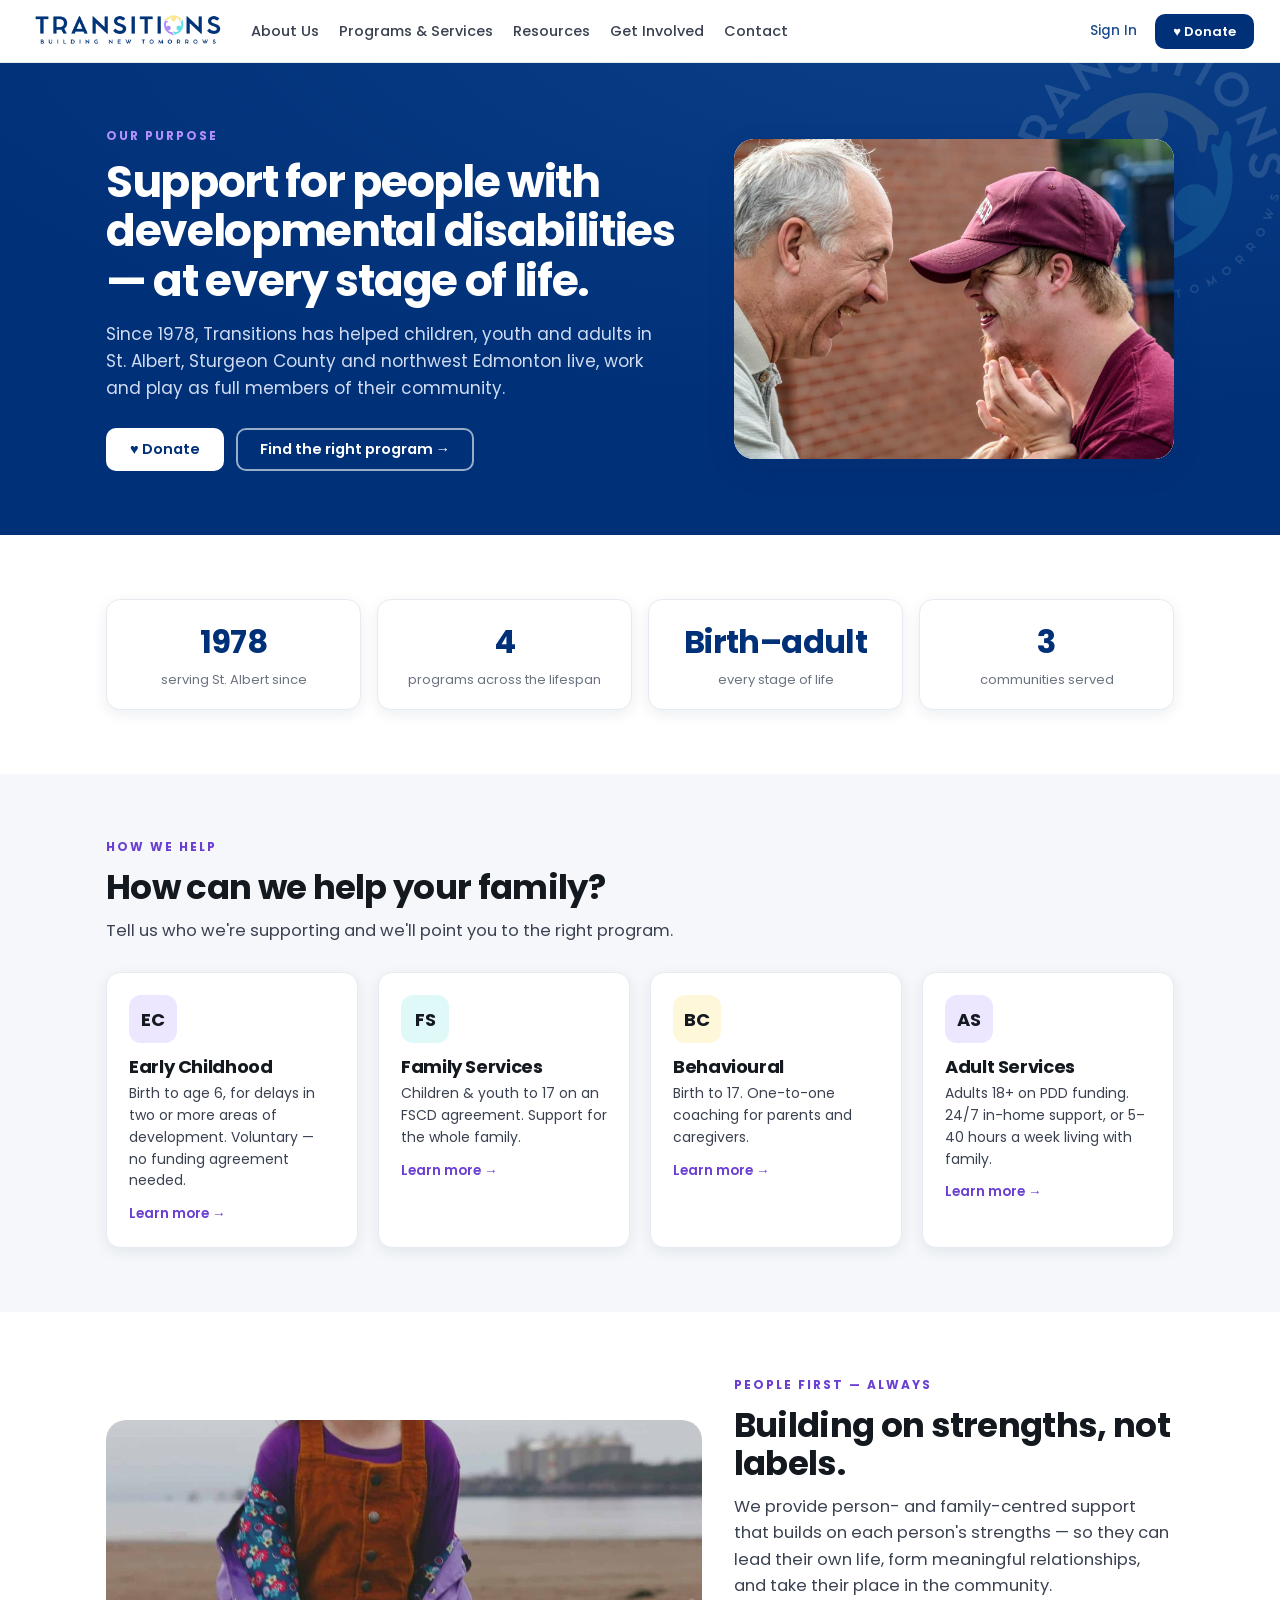
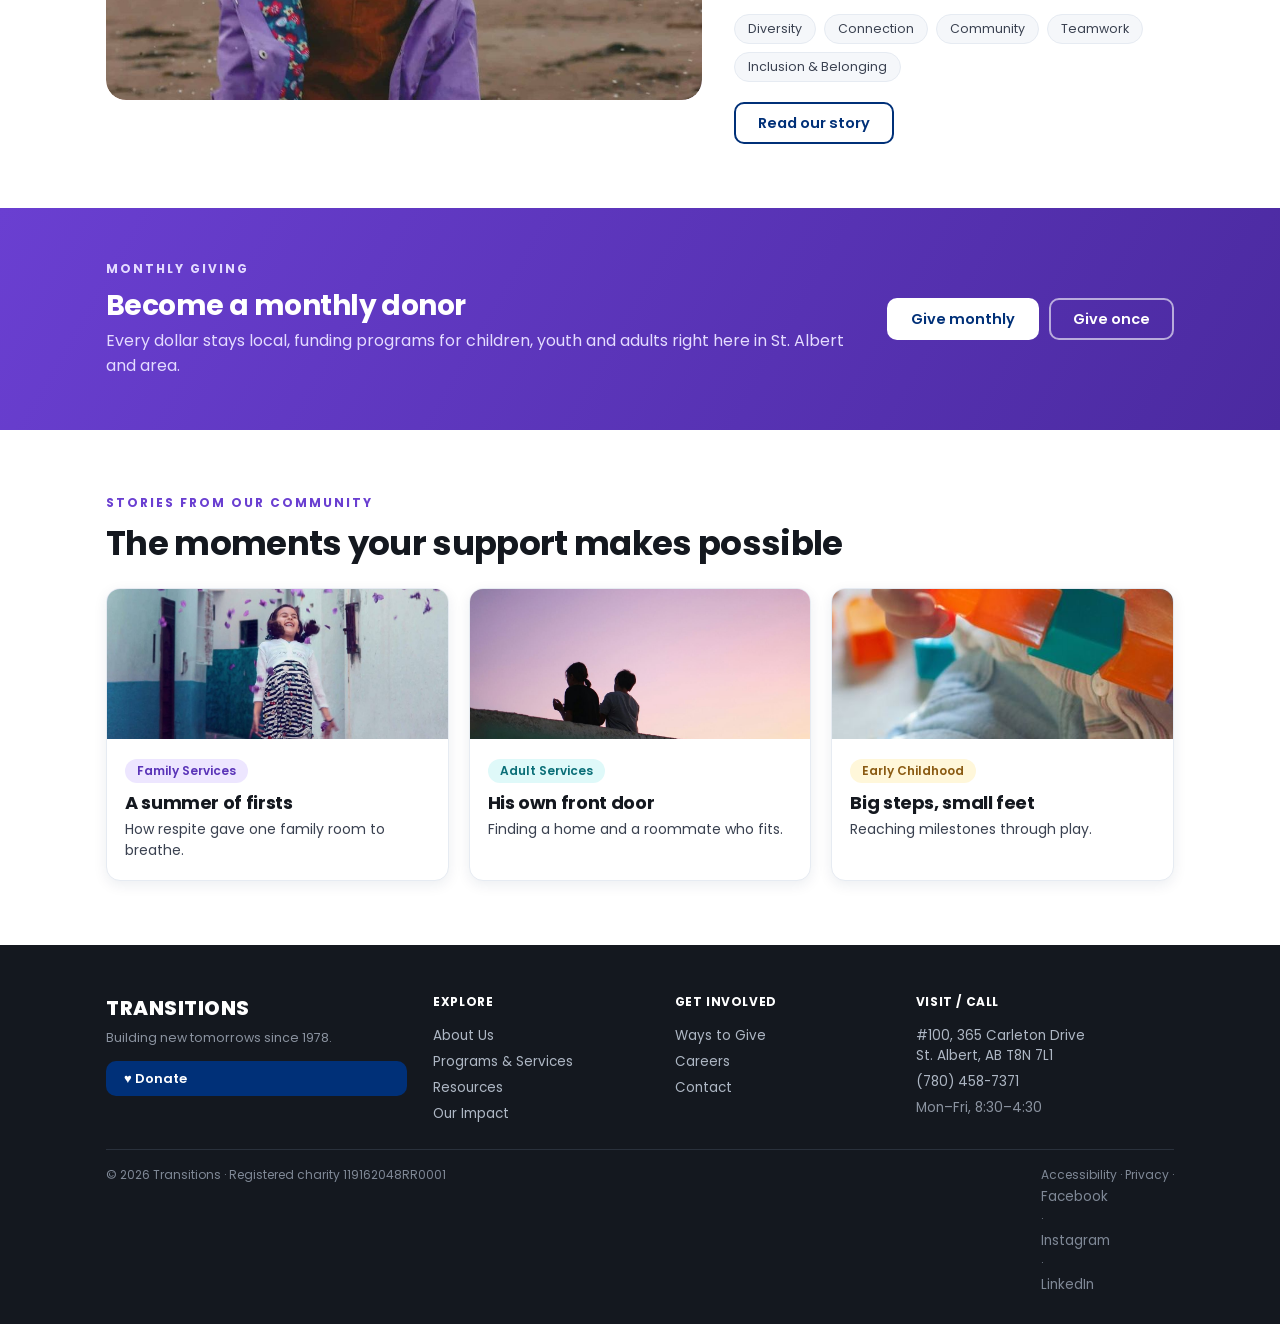
<file: index.html>
<!DOCTYPE html>
<html lang="en">
<head>
<meta charset="UTF-8">
<meta name="viewport" content="width=device-width, initial-scale=1.0">
<title>Transitions | Disability Services in St. Albert &amp; Area</title>
<meta name="description" content="Transitions supports people with developmental disabilities in St. Albert and area to live, work and play — from early childhood through adulthood. Since 1978.">
<link rel="icon" href="assets/emblem.png">
<link rel="canonical" href="https://www.transitions-ab.org/">
<meta property="og:type" content="website">
<meta property="og:site_name" content="Transitions">
<meta property="og:locale" content="en_CA">
<meta property="og:url" content="https://www.transitions-ab.org/">
<meta property="og:title" content="Transitions | Disability Services in St. Albert &amp; Area">
<meta property="og:description" content="Transitions supports people with developmental disabilities in St. Albert and area to live, work and play — from early childhood through adulthood. Since 1978.">
<meta property="og:image" content="https://www.transitions-ab.org/assets/logo.png">
<meta name="twitter:card" content="summary_large_image">

<link rel="preconnect" href="https://fonts.googleapis.com"><link rel="preconnect" href="https://fonts.gstatic.com" crossorigin>
<link href="https://fonts.googleapis.com/css2?family=Poppins:wght@400;500;600;700;800&display=swap" rel="stylesheet">
<link rel="stylesheet" href="styles.css">
<script type="application/ld+json">
{
  "@context": "https://schema.org",
  "@type": "NGO",
  "name": "Transitions",
  "legalName": "Transitions Rehabilitation Association of St. Albert and District",
  "url": "https://www.transitions-ab.org/",
  "logo": "https://www.transitions-ab.org/assets/logo.png",
  "slogan": "Building new tomorrows",
  "foundingDate": "1978",
  "description": "Transitions supports people with developmental disabilities in St. Albert and area to live, work and play — from early childhood through adulthood.",
  "address": {
    "@type": "PostalAddress",
    "streetAddress": "#100, 365 Carleton Drive",
    "addressLocality": "St. Albert",
    "addressRegion": "AB",
    "postalCode": "T8N 7L1",
    "addressCountry": "CA"
  },
  "telephone": "+1-780-458-7371",
  "faxNumber": "+1-780-460-7078",
  "email": "apply@transitions-ab.org",
  "taxID": "119162048RR0001",
  "areaServed": ["St. Albert, Alberta", "Sturgeon County, Alberta", "Northwest Edmonton, Alberta"],
  "openingHours": "Mo-Fr 08:30-16:30",
  "sameAs": [
    "https://www.facebook.com/TransitionsSaintAlbert/",
    "https://www.instagram.com/transitionssaintalbert/",
    "https://ca.linkedin.com/company/transitions-rehabilitation-association-of-st-albert-and-district"
  ],
  "hasOfferCatalog": {
    "@type": "OfferCatalog",
    "name": "Programs and Services",
    "itemListElement": [
      {"@type": "Offer", "itemOffered": {"@type": "Service", "name": "Early Childhood Intervention Program"}},
      {"@type": "Offer", "itemOffered": {"@type": "Service", "name": "Family Services"}},
      {"@type": "Offer", "itemOffered": {"@type": "Service", "name": "Family Behaviour Consultation"}},
      {"@type": "Offer", "itemOffered": {"@type": "Service", "name": "Adult Services"}}
    ]
  }
}
</script>
</head>
<body>
<a class="skip" href="#main">Skip to main content</a>
<div class="stagewrap"><div class="device">
<header class="sh">
  <a class="logo" href="index.html"><img src="assets/logo.png" width="696" height="128" alt="Transitions — Building New Tomorrows"></a>
  <nav><a href="our-story.html">About Us</a><a href="programs.html">Programs &amp; Services</a><a href="resources.html">Resources</a><a href="donate.html">Get Involved</a><a href="contact.html">Contact</a></nav>
  <a class="signin" href="https://www.transitions-ab.org/membership-login/">Sign In</a>
  <a class="btn primary sm" href="donate.html">♥ Donate</a>
  <button class="hamb" id="burger" type="button" aria-label="Menu" aria-expanded="false" aria-controls="mmenu">☰</button>
</header>
<nav class="mmenu" id="mmenu" aria-label="Mobile">
  <a href="our-story.html">About Us</a>
  <a href="programs.html">Programs &amp; Services</a>
  <a href="resources.html">Resources</a>
  <a href="donate.html">Get Involved</a>
  <a href="careers.html">Careers</a>
  <a href="contact.html">Contact</a>
  <a href="donate.html" style="color:var(--violet);font-weight:700">♥ Donate</a>
</nav>
<main id="main">
<section class="screen" data-page="home">
    <div class="hero"><span class="wm"></span><div class="wrap inner">
      <div class="split">
        <div>
          <div class="eyebrow onblue">Our Purpose</div>
          <h1>Support for people with developmental disabilities — at every stage of life.</h1>
          <p class="sub">Since 1978, Transitions has helped children, youth and adults in St. Albert, Sturgeon County and northwest Edmonton live, work and play as full members of their community.</p>
          <div class="cta"><a class="btn white" href="donate.html">♥ Donate</a><a class="btn ghostw" href="programs.html">Find the right program →</a></div>
        </div>
        <div class="ph people heroimg"><img class="pimg" fetchpriority="high" decoding="async" src="assets/adults-connection.jpg" alt="An older man and a young man with Down syndrome laughing together outdoors."></div>
      </div>
    </div></div>

    <div class="sec"><div class="wrap">
      <div class="stats">
        <div class="stat"><b>1978</b><span>serving St. Albert since</span></div>
        <div class="stat"><b>4</b><span>programs across the lifespan</span></div>
        <div class="stat"><b>Birth–adult</b><span>every stage of life</span></div>
        <div class="stat"><b>3</b><span>communities served</span></div>
      </div>
    </div></div>

    <div class="sec tint"><div class="wrap">
      <div class="eyebrow">How we help</div>
      <h2 class="big">How can we help your family?</h2>
      <p class="lead">Tell us who we're supporting and we'll point you to the right program.</p>
      <div class="cards g4" style="margin-top:28px">
        <div class="card"><div class="ic" aria-hidden="true" style="background:var(--lav-t)">EC</div><h3><a href="family-services.html">Early Childhood</a></h3><p>Birth to age 6, for delays in two or more areas of development. Voluntary — no funding agreement needed.</p><span class="more" aria-hidden="true">Learn more →</span></div>
        <div class="card"><div class="ic" aria-hidden="true" style="background:var(--sky-t)">FS</div><h3><a href="family-services.html">Family Services</a></h3><p>Children &amp; youth to 17 on an FSCD agreement. Support for the whole family.</p><span class="more" aria-hidden="true">Learn more →</span></div>
        <div class="card"><div class="ic" aria-hidden="true" style="background:var(--sun-t)">BC</div><h3><a href="family-services.html">Behavioural</a></h3><p>Birth to 17. One-to-one coaching for parents and caregivers.</p><span class="more" aria-hidden="true">Learn more →</span></div>
        <div class="card"><div class="ic" aria-hidden="true" style="background:var(--lav-t)">AS</div><h3><a href="family-services.html">Adult Services</a></h3><p>Adults 18+ on PDD funding. 24/7 in-home support, or 5–40 hours a week living with family.</p><span class="more" aria-hidden="true">Learn more →</span></div>
      </div>
    </div></div>

    <div class="sec"><div class="wrap split">
      <div class="ph warm" style="min-height:280px;border-radius:var(--r-lg)"><img class="pimg" loading="lazy" decoding="async" src="assets/child-jumping.jpg" alt="A young girl in a purple raincoat jumping with delight on a beach."></div>
      <div>
        <div class="eyebrow">People first — always</div>
        <h2 class="big">Building on strengths, not labels.</h2>
        <p class="lead">We provide person- and family-centred support that builds on each person's strengths — so they can lead their own life, form meaningful relationships, and take their place in the community.</p>
        <div class="pill-row"><span class="pilld">Diversity</span><span class="pilld">Connection</span><span class="pilld">Community</span><span class="pilld">Teamwork</span><span class="pilld">Inclusion &amp; Belonging</span></div>
        <a class="btn ghost" style="margin-top:20px" href="our-story.html">Read our story</a>
      </div>
    </div></div>

    <div class="band violet"><div class="wrap giveband">
      <div class="t"><div class="eyebrow onblue" style="color:#e4dbff">Monthly giving</div><h2>Become a monthly donor</h2><p class="sub">Every dollar stays local, funding programs for children, youth and adults right here in St. Albert and area.</p></div>
      <div style="display:flex;gap:10px;flex-wrap:wrap"><a class="btn white" href="donate.html">Give monthly</a><a class="btn ghostw" href="donate.html">Give once</a></div>
    </div></div>

    <div class="sec"><div class="wrap">
      <div class="eyebrow">Stories from our community</div>
      <h2 class="big">The moments your support makes possible</h2>
      <div class="cards g3" style="margin-top:26px">
        <div class="card" style="padding:0;overflow:hidden"><div class="ph people" style="border-radius:0;min-height:150px"><img class="pimg" loading="lazy" decoding="async" src="assets/child-petals.jpg" alt="A laughing child tossing purple flower petals into the air."></div><div style="padding:18px"><span class="chip lav">Family Services</span><h3 style="margin-top:10px">A summer of firsts</h3><p>How respite gave one family room to breathe.</p></div></div>
        <div class="card" style="padding:0;overflow:hidden"><div class="ph warm" style="border-radius:0;min-height:150px"><img class="pimg" loading="lazy" decoding="async" src="assets/youth-dusk.jpg" alt="Two young people sitting side by side on a wall against a dusk sky."></div><div style="padding:18px"><span class="chip sky">Adult Services</span><h3 style="margin-top:10px">His own front door</h3><p>Finding a home and a roommate who fits.</p></div></div>
        <div class="card" style="padding:0;overflow:hidden"><div class="ph" style="border-radius:0;min-height:150px"><img class="pimg" loading="lazy" decoding="async" src="assets/child-blocks.jpg" alt="A toddler's hands stacking bright orange and teal building blocks."></div><div style="padding:18px"><span class="chip sun">Early Childhood</span><h3 style="margin-top:10px">Big steps, small feet</h3><p>Reaching milestones through play.</p></div></div>
      </div>
    </div></div>
  </section>
</main>
<footer class="ft"><div class="wrap">
    <div class="cols">
      <div><div class="wordmark">TRANSITIONS</div><p style="font-size:12.5px;margin-top:6px;color:#8b93a0">Building new tomorrows since 1978.</p>
        <a class="btn primary sm" style="margin-top:14px" href="donate.html">♥ Donate</a></div>
      <div><h5>Explore</h5><a href="our-story.html">About Us</a><a href="programs.html">Programs &amp; Services</a><a href="resources.html">Resources</a><a href="our-impact.html">Our Impact</a></div>
      <div><h5>Get Involved</h5><a href="donate.html">Ways to Give</a><a href="careers.html">Careers</a><a href="contact.html">Contact</a></div>
      <div><h5>Visit / Call</h5><a href="contact.html">#100, 365 Carleton Drive<br>St. Albert, AB T8N 7L1</a><a href="tel:+17804587371">(780) 458-7371</a><span style="display:block;color:#8b93a0;font-size:13.5px;padding:3px 0">Mon–Fri, 8:30–4:30</span></div>
    </div>
    <div class="util"><span>© 2026 Transitions · Registered charity 119162048RR0001</span><span>Accessibility · Privacy · <a href="https://www.facebook.com/TransitionsSaintAlbert/" style="color:inherit">Facebook</a> · <a href="https://www.instagram.com/transitionssaintalbert/" style="color:inherit">Instagram</a> · <a href="https://ca.linkedin.com/company/transitions-rehabilitation-association-of-st-albert-and-district" style="color:inherit">LinkedIn</a></span></div>
  </div></footer>
</div></div>
<script src="script.js"></script>
</body>
</html>
</file>
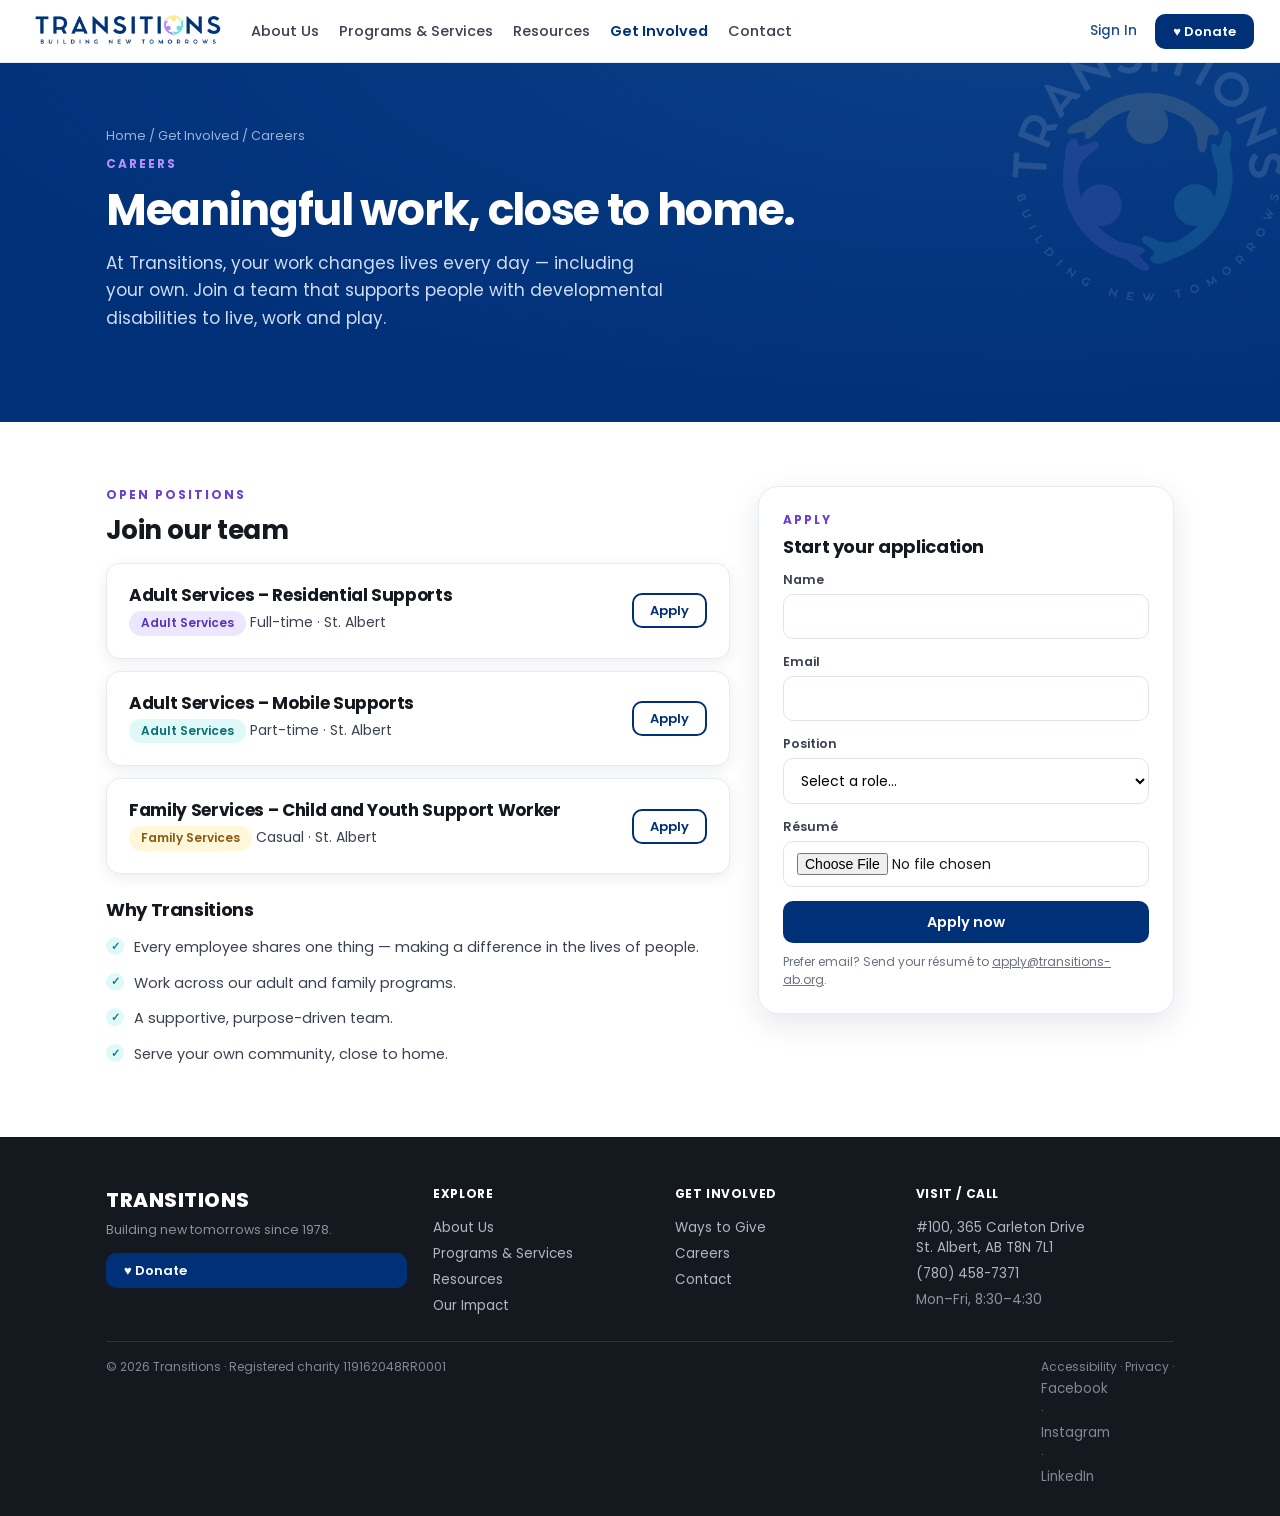
<file: careers.html>
<!DOCTYPE html>
<html lang="en">
<head>
<meta charset="UTF-8">
<meta name="viewport" content="width=device-width, initial-scale=1.0">
<title>Careers | Work at Transitions — St. Albert Disability Services</title>
<meta name="description" content="Build a meaningful career at Transitions in St. Albert. We’re hiring support workers across our adult and family programs — paid training, flexible shifts.">
<link rel="icon" href="assets/emblem.png">
<link rel="canonical" href="https://www.transitions-ab.org/careers.html">
<meta property="og:type" content="website">
<meta property="og:site_name" content="Transitions">
<meta property="og:locale" content="en_CA">
<meta property="og:url" content="https://www.transitions-ab.org/careers.html">
<meta property="og:title" content="Careers | Work at Transitions — St. Albert Disability Services">
<meta property="og:description" content="Build a meaningful career at Transitions in St. Albert. We’re hiring support workers across our adult and family programs — paid training, flexible shifts.">
<meta property="og:image" content="https://www.transitions-ab.org/assets/logo.png">
<meta name="twitter:card" content="summary_large_image">

<link rel="preconnect" href="https://fonts.googleapis.com"><link rel="preconnect" href="https://fonts.gstatic.com" crossorigin>
<link href="https://fonts.googleapis.com/css2?family=Poppins:wght@400;500;600;700;800&display=swap" rel="stylesheet">
<link rel="stylesheet" href="styles.css">
</head>
<body>
<a class="skip" href="#main">Skip to main content</a>
<div class="stagewrap"><div class="device">
<header class="sh">
  <a class="logo" href="index.html"><img src="assets/logo.png" width="696" height="128" alt="Transitions — Building New Tomorrows"></a>
  <nav><a href="our-story.html">About Us</a><a href="programs.html">Programs &amp; Services</a><a href="resources.html">Resources</a><a href="donate.html" class="active">Get Involved</a><a href="contact.html">Contact</a></nav>
  <a class="signin" href="https://www.transitions-ab.org/membership-login/">Sign In</a>
  <a class="btn primary sm" href="donate.html">♥ Donate</a>
  <button class="hamb" id="burger" type="button" aria-label="Menu" aria-expanded="false" aria-controls="mmenu">☰</button>
</header>
<nav class="mmenu" id="mmenu" aria-label="Mobile">
  <a href="our-story.html">About Us</a>
  <a href="programs.html">Programs &amp; Services</a>
  <a href="resources.html">Resources</a>
  <a href="donate.html">Get Involved</a>
  <a href="careers.html">Careers</a>
  <a href="contact.html">Contact</a>
  <a href="donate.html" style="color:var(--violet);font-weight:700">♥ Donate</a>
</nav>
<main id="main">
<section class="screen" data-page="careers">
    <div class="hero"><span class="wm"></span><div class="wrap inner">
      <div class="crumb onblue">Home / Get Involved / Careers</div>
      <div class="eyebrow onblue">Careers</div>
      <h1>Meaningful work, close to home.</h1>
      <p class="sub">At Transitions, your work changes lives every day — including your own. Join a team that supports people with developmental disabilities to live, work and play.</p>
    </div></div>
    <div class="sec"><div class="wrap two-col">
      <div>
        <div class="eyebrow">Open positions</div>
        <h2 class="big" style="font-size:26px">Join our team</h2>
        <div class="cards" style="margin-top:18px;gap:12px">
          <div class="card" style="display:flex;justify-content:space-between;align-items:center;gap:12px"><div><h3 style="font-size:17px">Adult Services – Residential Supports</h3><p style="margin-top:2px"><span class="chip lav">Adult Services</span> Full-time · St. Albert</p></div><a class="btn ghost sm" href="#apply">Apply<span class="vh"> for Adult Services Residential Supports</span></a></div>
          <div class="card" style="display:flex;justify-content:space-between;align-items:center;gap:12px"><div><h3 style="font-size:17px">Adult Services – Mobile Supports</h3><p style="margin-top:2px"><span class="chip sky">Adult Services</span> Part-time · St. Albert</p></div><a class="btn ghost sm" href="#apply">Apply<span class="vh"> for Adult Services Mobile Supports</span></a></div>
          <div class="card" style="display:flex;justify-content:space-between;align-items:center;gap:12px"><div><h3 style="font-size:17px">Family Services – Child and Youth Support Worker</h3><p style="margin-top:2px"><span class="chip sun">Family Services</span> Casual · St. Albert</p></div><a class="btn ghost sm" href="#apply">Apply<span class="vh"> for Family Services Child and Youth Support Worker</span></a></div>
        </div>
        <h3 style="margin:26px 0 10px;font-size:18px">Why Transitions</h3>
        <ul class="check"><li>Every employee shares one thing — making a difference in the lives of people.</li><li>Work across our adult and family programs.</li><li>A supportive, purpose-driven team.</li><li>Serve your own community, close to home.</li></ul>
      </div>
      <form class="formcard" id="apply" data-unwired="This form is not connected yet, so your application was not sent. Please email your résumé to apply@transitions-ab.org or call (780) 458-7371.">
        <div class="eyebrow" style="margin-bottom:8px">Apply</div>
        <h3 style="font-size:18px;margin-bottom:14px">Start your application</h3>
        <div class="field"><label for="ap-name">Name</label><input id="ap-name" name="name" type="text" autocomplete="name" required></div>
        <div class="field"><label for="ap-email">Email</label><input id="ap-email" name="email" type="email" autocomplete="email" required></div>
        <div class="field"><label for="ap-role">Position</label><select id="ap-role" name="position" required><option value="">Select a role…</option><option>Adult Services – Residential Supports</option><option>Adult Services – Mobile Supports</option><option>Family Services – Child and Youth Support Worker</option></select></div>
        <div class="field"><label for="ap-cv">Résumé</label><input id="ap-cv" name="resume" type="file" accept=".pdf,.doc,.docx"></div>
        <button class="btn primary block" type="submit">Apply now</button>
        <p class="formnote" role="status" tabindex="-1"></p>
        <p style="font-size:12px;color:var(--grey);margin-top:10px">Prefer email? Send your résumé to <a href="mailto:apply@transitions-ab.org" style="text-decoration:underline">apply@transitions-ab.org</a>.</p>
      </form>
    </div></div>
  </section>
</main>
<footer class="ft"><div class="wrap">
    <div class="cols">
      <div><div class="wordmark">TRANSITIONS</div><p style="font-size:12.5px;margin-top:6px;color:#8b93a0">Building new tomorrows since 1978.</p>
        <a class="btn primary sm" style="margin-top:14px" href="donate.html">♥ Donate</a></div>
      <div><h5>Explore</h5><a href="our-story.html">About Us</a><a href="programs.html">Programs &amp; Services</a><a href="resources.html">Resources</a><a href="our-impact.html">Our Impact</a></div>
      <div><h5>Get Involved</h5><a href="donate.html">Ways to Give</a><a href="careers.html">Careers</a><a href="contact.html">Contact</a></div>
      <div><h5>Visit / Call</h5><a href="contact.html">#100, 365 Carleton Drive<br>St. Albert, AB T8N 7L1</a><a href="tel:+17804587371">(780) 458-7371</a><span style="display:block;color:#8b93a0;font-size:13.5px;padding:3px 0">Mon–Fri, 8:30–4:30</span></div>
    </div>
    <div class="util"><span>© 2026 Transitions · Registered charity 119162048RR0001</span><span>Accessibility · Privacy · <a href="https://www.facebook.com/TransitionsSaintAlbert/" style="color:inherit">Facebook</a> · <a href="https://www.instagram.com/transitionssaintalbert/" style="color:inherit">Instagram</a> · <a href="https://ca.linkedin.com/company/transitions-rehabilitation-association-of-st-albert-and-district" style="color:inherit">LinkedIn</a></span></div>
  </div></footer>
</div></div>
<script src="script.js"></script>
</body>
</html>
</file>
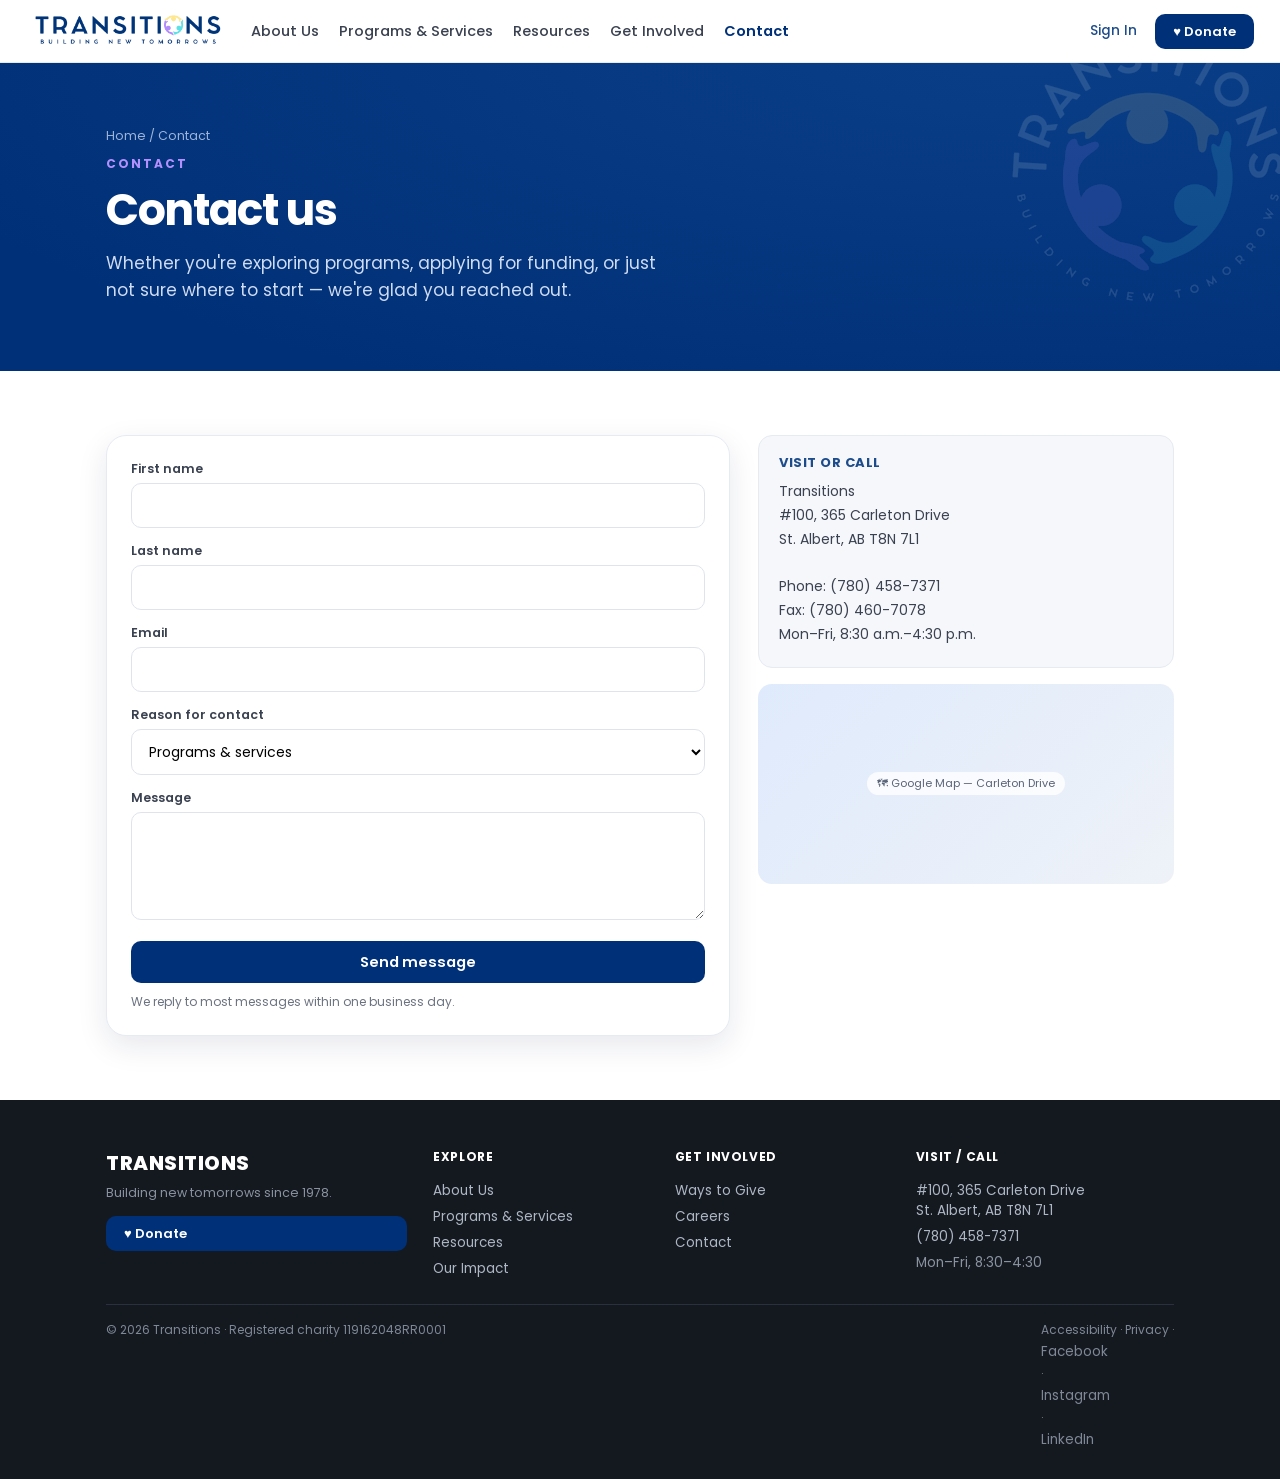
<file: contact.html>
<!DOCTYPE html>
<html lang="en">
<head>
<meta charset="UTF-8">
<meta name="viewport" content="width=device-width, initial-scale=1.0">
<title>Contact Us | Transitions — St. Albert</title>
<meta name="description" content="Contact Transitions in St. Albert. Call (780) 458-7371 or send a message — we’re here to help families and answer questions about our programs.">
<link rel="icon" href="assets/emblem.png">
<link rel="canonical" href="https://www.transitions-ab.org/contact.html">
<meta property="og:type" content="website">
<meta property="og:site_name" content="Transitions">
<meta property="og:locale" content="en_CA">
<meta property="og:url" content="https://www.transitions-ab.org/contact.html">
<meta property="og:title" content="Contact Us | Transitions — St. Albert">
<meta property="og:description" content="Contact Transitions in St. Albert. Call (780) 458-7371 or send a message — we’re here to help families and answer questions about our programs.">
<meta property="og:image" content="https://www.transitions-ab.org/assets/logo.png">
<meta name="twitter:card" content="summary_large_image">

<link rel="preconnect" href="https://fonts.googleapis.com"><link rel="preconnect" href="https://fonts.gstatic.com" crossorigin>
<link href="https://fonts.googleapis.com/css2?family=Poppins:wght@400;500;600;700;800&display=swap" rel="stylesheet">
<link rel="stylesheet" href="styles.css">
</head>
<body>
<a class="skip" href="#main">Skip to main content</a>
<div class="stagewrap"><div class="device">
<header class="sh">
  <a class="logo" href="index.html"><img src="assets/logo.png" width="696" height="128" alt="Transitions — Building New Tomorrows"></a>
  <nav><a href="our-story.html">About Us</a><a href="programs.html">Programs &amp; Services</a><a href="resources.html">Resources</a><a href="donate.html">Get Involved</a><a href="contact.html" class="active">Contact</a></nav>
  <a class="signin" href="https://www.transitions-ab.org/membership-login/">Sign In</a>
  <a class="btn primary sm" href="donate.html">♥ Donate</a>
  <button class="hamb" id="burger" type="button" aria-label="Menu" aria-expanded="false" aria-controls="mmenu">☰</button>
</header>
<nav class="mmenu" id="mmenu" aria-label="Mobile">
  <a href="our-story.html">About Us</a>
  <a href="programs.html">Programs &amp; Services</a>
  <a href="resources.html">Resources</a>
  <a href="donate.html">Get Involved</a>
  <a href="careers.html">Careers</a>
  <a href="contact.html">Contact</a>
  <a href="donate.html" style="color:var(--violet);font-weight:700">♥ Donate</a>
</nav>
<main id="main">
<section class="screen" data-page="contact">
    <div class="hero" style="padding-bottom:0"><span class="wm"></span><div class="wrap inner" style="padding-bottom:40px">
      <div class="crumb onblue">Home / Contact</div>
      <div class="eyebrow onblue">Contact</div>
      <h1>Contact us</h1>
      <p class="sub">Whether you're exploring programs, applying for funding, or just not sure where to start — we're glad you reached out.</p>
    </div></div>
    <div class="sec"><div class="wrap two-col">
      <form class="formcard" data-unwired>
        <div class="field"><label for="first-name">First name</label><input id="first-name" name="first_name" type="text" autocomplete="given-name" required></div>
        <div class="field"><label for="last-name">Last name</label><input id="last-name" name="last_name" type="text" autocomplete="family-name" required></div>
        <div class="field"><label for="email">Email</label><input id="email" name="email" type="email" autocomplete="email" required></div>
        <div class="field"><label for="reason">Reason for contact</label><select id="reason" name="reason"><option>Programs &amp; services</option><option>Careers</option><option>Donations</option><option>Media</option><option>Something else</option></select></div>
        <div class="field"><label for="message">Message</label><textarea id="message" name="message" rows="4" required></textarea></div>
        <button class="btn primary block" type="submit">Send message</button>
        <p class="formnote" role="status" tabindex="-1"></p>
        <p style="font-size:12px;color:var(--grey);margin-top:10px">We reply to most messages within one business day.</p>
      </form>
      <div>
        <div class="sidebar"><h4>Visit or call</h4>
          <p style="font-size:14px;color:var(--slate);line-height:1.7">Transitions<br>#100, 365 Carleton Drive<br>St. Albert, AB T8N 7L1<br><br>Phone: (780) 458-7371<br>Fax: (780) 460-7078<br>Mon–Fri, 8:30 a.m.–4:30 p.m.</p>
        </div>
        <div class="ph" style="min-height:200px;border-radius:var(--r);margin-top:16px;align-items:center;justify-content:center"><span class="cap" style="position:static">🗺  Google Map — Carleton Drive</span></div>
      </div>
    </div></div>
  </section>
</main>
<footer class="ft"><div class="wrap">
    <div class="cols">
      <div><div class="wordmark">TRANSITIONS</div><p style="font-size:12.5px;margin-top:6px;color:#8b93a0">Building new tomorrows since 1978.</p>
        <a class="btn primary sm" style="margin-top:14px" href="donate.html">♥ Donate</a></div>
      <div><h5>Explore</h5><a href="our-story.html">About Us</a><a href="programs.html">Programs &amp; Services</a><a href="resources.html">Resources</a><a href="our-impact.html">Our Impact</a></div>
      <div><h5>Get Involved</h5><a href="donate.html">Ways to Give</a><a href="careers.html">Careers</a><a href="contact.html">Contact</a></div>
      <div><h5>Visit / Call</h5><a href="contact.html">#100, 365 Carleton Drive<br>St. Albert, AB T8N 7L1</a><a href="tel:+17804587371">(780) 458-7371</a><span style="display:block;color:#8b93a0;font-size:13.5px;padding:3px 0">Mon–Fri, 8:30–4:30</span></div>
    </div>
    <div class="util"><span>© 2026 Transitions · Registered charity 119162048RR0001</span><span>Accessibility · Privacy · <a href="https://www.facebook.com/TransitionsSaintAlbert/" style="color:inherit">Facebook</a> · <a href="https://www.instagram.com/transitionssaintalbert/" style="color:inherit">Instagram</a> · <a href="https://ca.linkedin.com/company/transitions-rehabilitation-association-of-st-albert-and-district" style="color:inherit">LinkedIn</a></span></div>
  </div></footer>
</div></div>
<script src="script.js"></script>
</body>
</html>
</file>
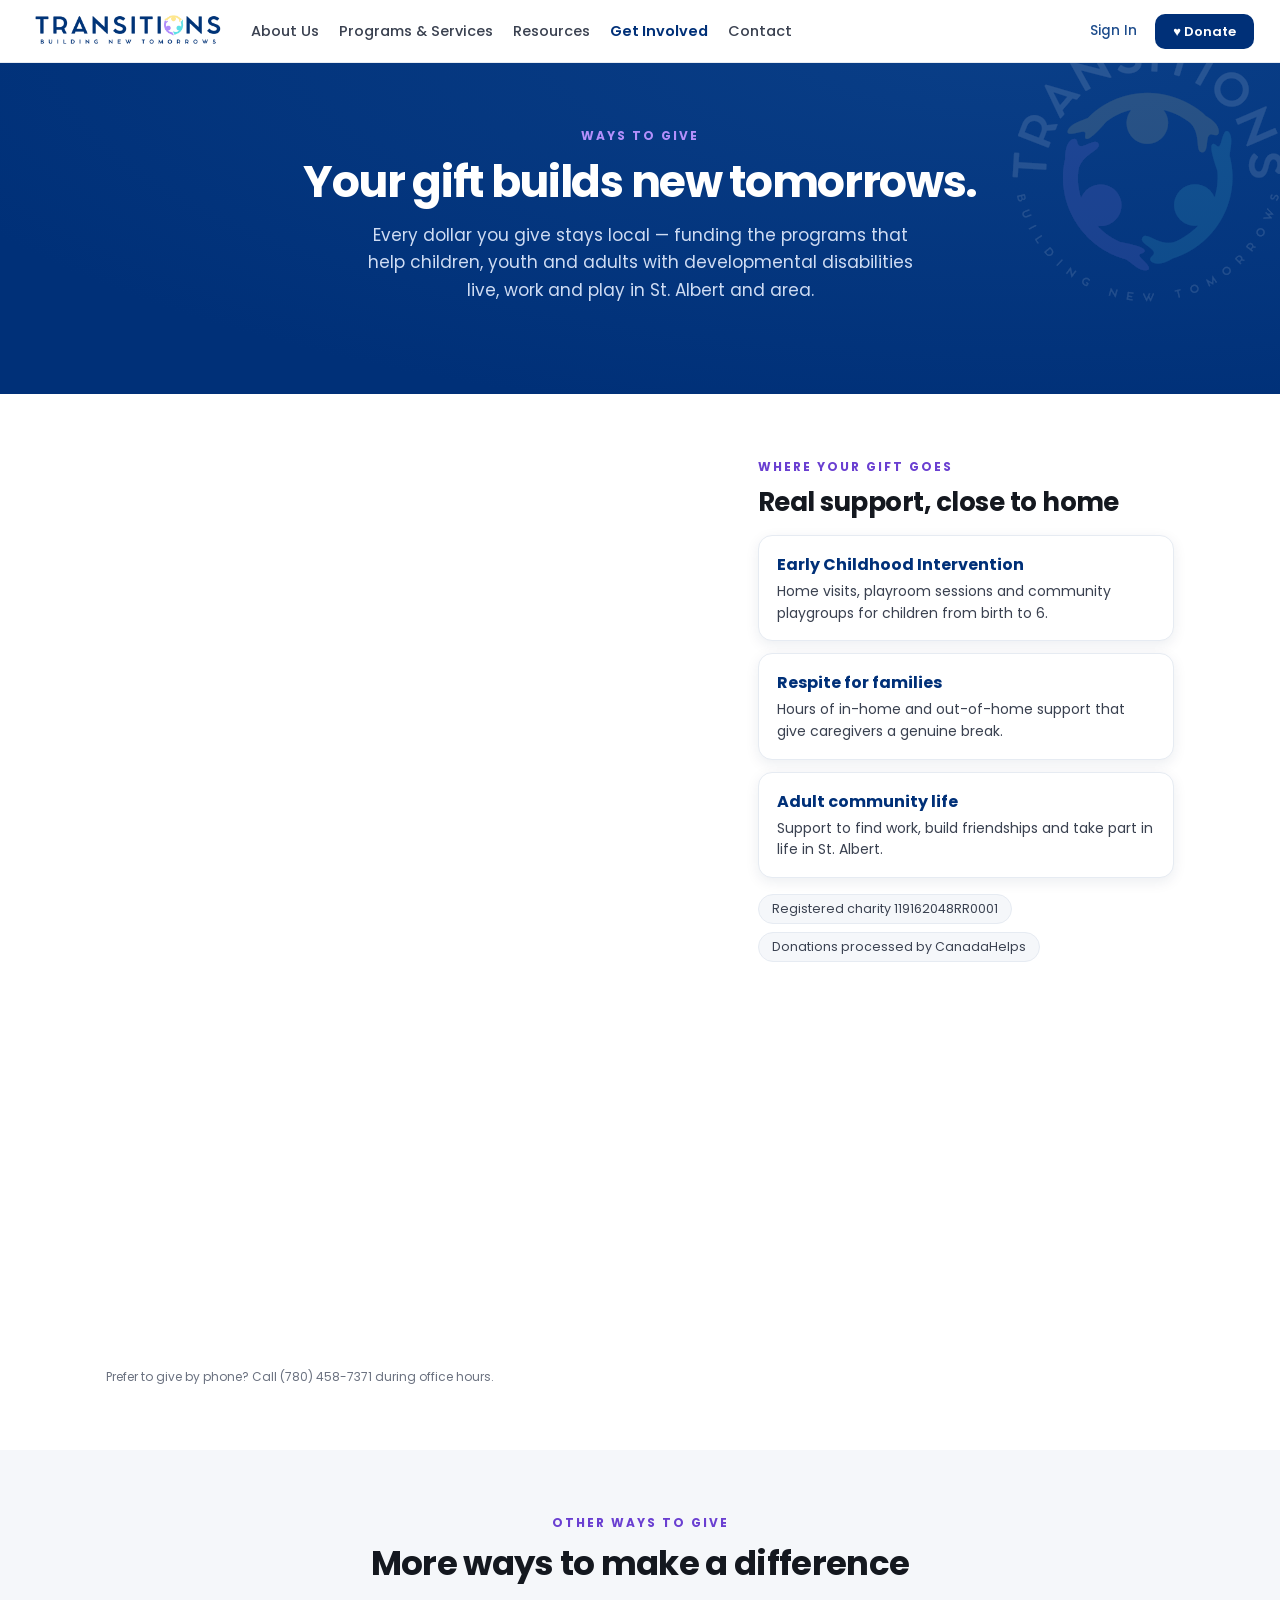
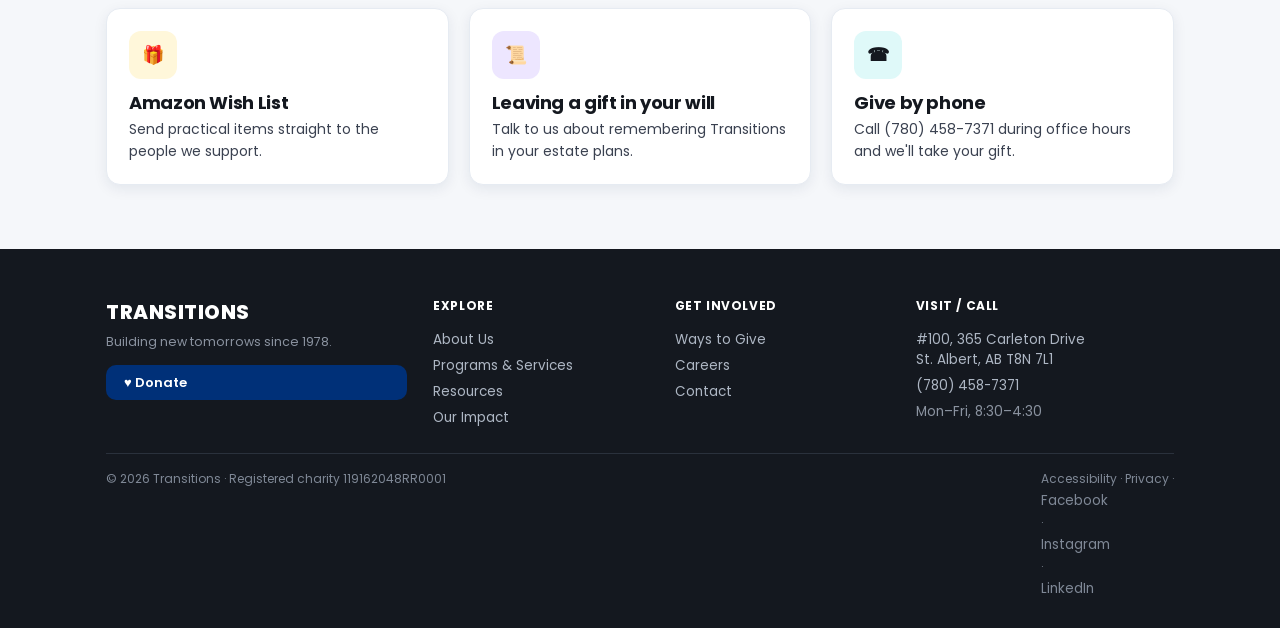
<file: donate.html>
<!DOCTYPE html>
<html lang="en">
<head>
<meta charset="UTF-8">
<meta name="viewport" content="width=device-width, initial-scale=1.0">
<title>Donate | Transitions — St. Albert Disability Services</title>
<meta name="description" content="Your gift to Transitions stays local, funding disability programs in St. Albert and area. Give once or monthly — every dollar makes a difference.">
<link rel="icon" href="assets/emblem.png">
<link rel="canonical" href="https://www.transitions-ab.org/donate.html">
<meta property="og:type" content="website">
<meta property="og:site_name" content="Transitions">
<meta property="og:locale" content="en_CA">
<meta property="og:url" content="https://www.transitions-ab.org/donate.html">
<meta property="og:title" content="Donate | Transitions — St. Albert Disability Services">
<meta property="og:description" content="Your gift to Transitions stays local, funding disability programs in St. Albert and area. Give once or monthly — every dollar makes a difference.">
<meta property="og:image" content="https://www.transitions-ab.org/assets/logo.png">
<meta name="twitter:card" content="summary_large_image">

<link rel="preconnect" href="https://fonts.googleapis.com"><link rel="preconnect" href="https://fonts.gstatic.com" crossorigin>
<link href="https://fonts.googleapis.com/css2?family=Poppins:wght@400;500;600;700;800&display=swap" rel="stylesheet">
<link rel="stylesheet" href="styles.css">
</head>
<body>
<a class="skip" href="#main">Skip to main content</a>
<div class="stagewrap"><div class="device">
<header class="sh">
  <a class="logo" href="index.html"><img src="assets/logo.png" width="696" height="128" alt="Transitions — Building New Tomorrows"></a>
  <nav><a href="our-story.html">About Us</a><a href="programs.html">Programs &amp; Services</a><a href="resources.html">Resources</a><a href="donate.html" class="active">Get Involved</a><a href="contact.html">Contact</a></nav>
  <a class="signin" href="https://www.transitions-ab.org/membership-login/">Sign In</a>
  <a class="btn primary sm" href="donate.html">♥ Donate</a>
  <button class="hamb" id="burger" type="button" aria-label="Menu" aria-expanded="false" aria-controls="mmenu">☰</button>
</header>
<nav class="mmenu" id="mmenu" aria-label="Mobile">
  <a href="our-story.html">About Us</a>
  <a href="programs.html">Programs &amp; Services</a>
  <a href="resources.html">Resources</a>
  <a href="donate.html">Get Involved</a>
  <a href="careers.html">Careers</a>
  <a href="contact.html">Contact</a>
  <a href="donate.html" style="color:var(--violet);font-weight:700">♥ Donate</a>
</nav>
<main id="main">
<section class="screen" data-page="give">
    <div class="hero"><span class="wm"></span><div class="wrap inner center">
      <div class="eyebrow onblue">Ways to give</div>
      <h1>Your gift builds new tomorrows.</h1>
      <p class="sub" style="margin-left:auto;margin-right:auto">Every dollar you give stays local — funding the programs that help children, youth and adults with developmental disabilities live, work and play in St. Albert and area.</p>
    </div></div>
    <div class="sec"><div class="wrap two-col">
      <div>
        <!-- Donation form embed (CanadaHelps via donors.2labs.ca).
             720px fits the form down to ~410px frame width; below that styles.css
             raises it so the embed never scrolls internally. -->
        <iframe src="https://donors.2labs.ca/app/f/f_f4f256809967c757368e7680570a6a15" width="100%" height="720" style="border:0" title="Andrews Donation Form"></iframe>
        <p style="font-size:12px;color:var(--grey);margin-top:10px">Prefer to give by phone? Call (780) 458-7371 during office hours.</p>
      </div>
      <div>
        <div class="eyebrow">Where your gift goes</div>
        <h2 class="big" style="font-size:26px">Real support, close to home</h2>
        <!-- TODO: once program costs are confirmed, these can become per-gift impact
             lines ("$75 funds …"). Until then they describe the programs, not a price. -->
        <div class="cards" style="margin-top:18px;gap:12px">
          <div class="card" style="padding:16px 18px"><b style="color:var(--blue);font-size:16px">Early Childhood Intervention</b><p style="margin-top:4px">Home visits, playroom sessions and community playgroups for children from birth to 6.</p></div>
          <div class="card" style="padding:16px 18px"><b style="color:var(--blue);font-size:16px">Respite for families</b><p style="margin-top:4px">Hours of in-home and out-of-home support that give caregivers a genuine break.</p></div>
          <div class="card" style="padding:16px 18px"><b style="color:var(--blue);font-size:16px">Adult community life</b><p style="margin-top:4px">Support to find work, build friendships and take part in life in St. Albert.</p></div>
        </div>
        <div class="pill-row" style="margin-top:16px"><span class="pilld">Registered charity 119162048RR0001</span><span class="pilld">Donations processed by CanadaHelps</span></div>
      </div>
    </div></div>
    <div class="sec tint"><div class="wrap center">
      <div class="eyebrow">Other ways to give</div>
      <h2 class="big">More ways to make a difference</h2>
      <div class="cards g3" style="margin-top:26px;text-align:left">
        <div class="card"><div class="ic" aria-hidden="true" style="background:var(--sun-t)">🎁</div><h3><a href="https://a.co/04WEVNBN">Amazon Wish List</a></h3><p>Send practical items straight to the people we support.</p></div>
        <div class="card"><div class="ic" aria-hidden="true" style="background:var(--lav-t)">📜</div><h3><a href="contact.html">Leaving a gift in your will</a></h3><p>Talk to us about remembering Transitions in your estate plans.</p></div>
        <div class="card"><div class="ic" aria-hidden="true" style="background:var(--sky-t)">☎</div><h3><a href="tel:+17804587371">Give by phone</a></h3><p>Call (780) 458-7371 during office hours and we'll take your gift.</p></div>
      </div>
    </div></div>
  </section>
</main>
<footer class="ft"><div class="wrap">
    <div class="cols">
      <div><div class="wordmark">TRANSITIONS</div><p style="font-size:12.5px;margin-top:6px;color:#8b93a0">Building new tomorrows since 1978.</p>
        <a class="btn primary sm" style="margin-top:14px" href="donate.html">♥ Donate</a></div>
      <div><h5>Explore</h5><a href="our-story.html">About Us</a><a href="programs.html">Programs &amp; Services</a><a href="resources.html">Resources</a><a href="our-impact.html">Our Impact</a></div>
      <div><h5>Get Involved</h5><a href="donate.html">Ways to Give</a><a href="careers.html">Careers</a><a href="contact.html">Contact</a></div>
      <div><h5>Visit / Call</h5><a href="contact.html">#100, 365 Carleton Drive<br>St. Albert, AB T8N 7L1</a><a href="tel:+17804587371">(780) 458-7371</a><span style="display:block;color:#8b93a0;font-size:13.5px;padding:3px 0">Mon–Fri, 8:30–4:30</span></div>
    </div>
    <div class="util"><span>© 2026 Transitions · Registered charity 119162048RR0001</span><span>Accessibility · Privacy · <a href="https://www.facebook.com/TransitionsSaintAlbert/" style="color:inherit">Facebook</a> · <a href="https://www.instagram.com/transitionssaintalbert/" style="color:inherit">Instagram</a> · <a href="https://ca.linkedin.com/company/transitions-rehabilitation-association-of-st-albert-and-district" style="color:inherit">LinkedIn</a></span></div>
  </div></footer>
</div></div>
<script src="script.js"></script>
</body>
</html>
</file>
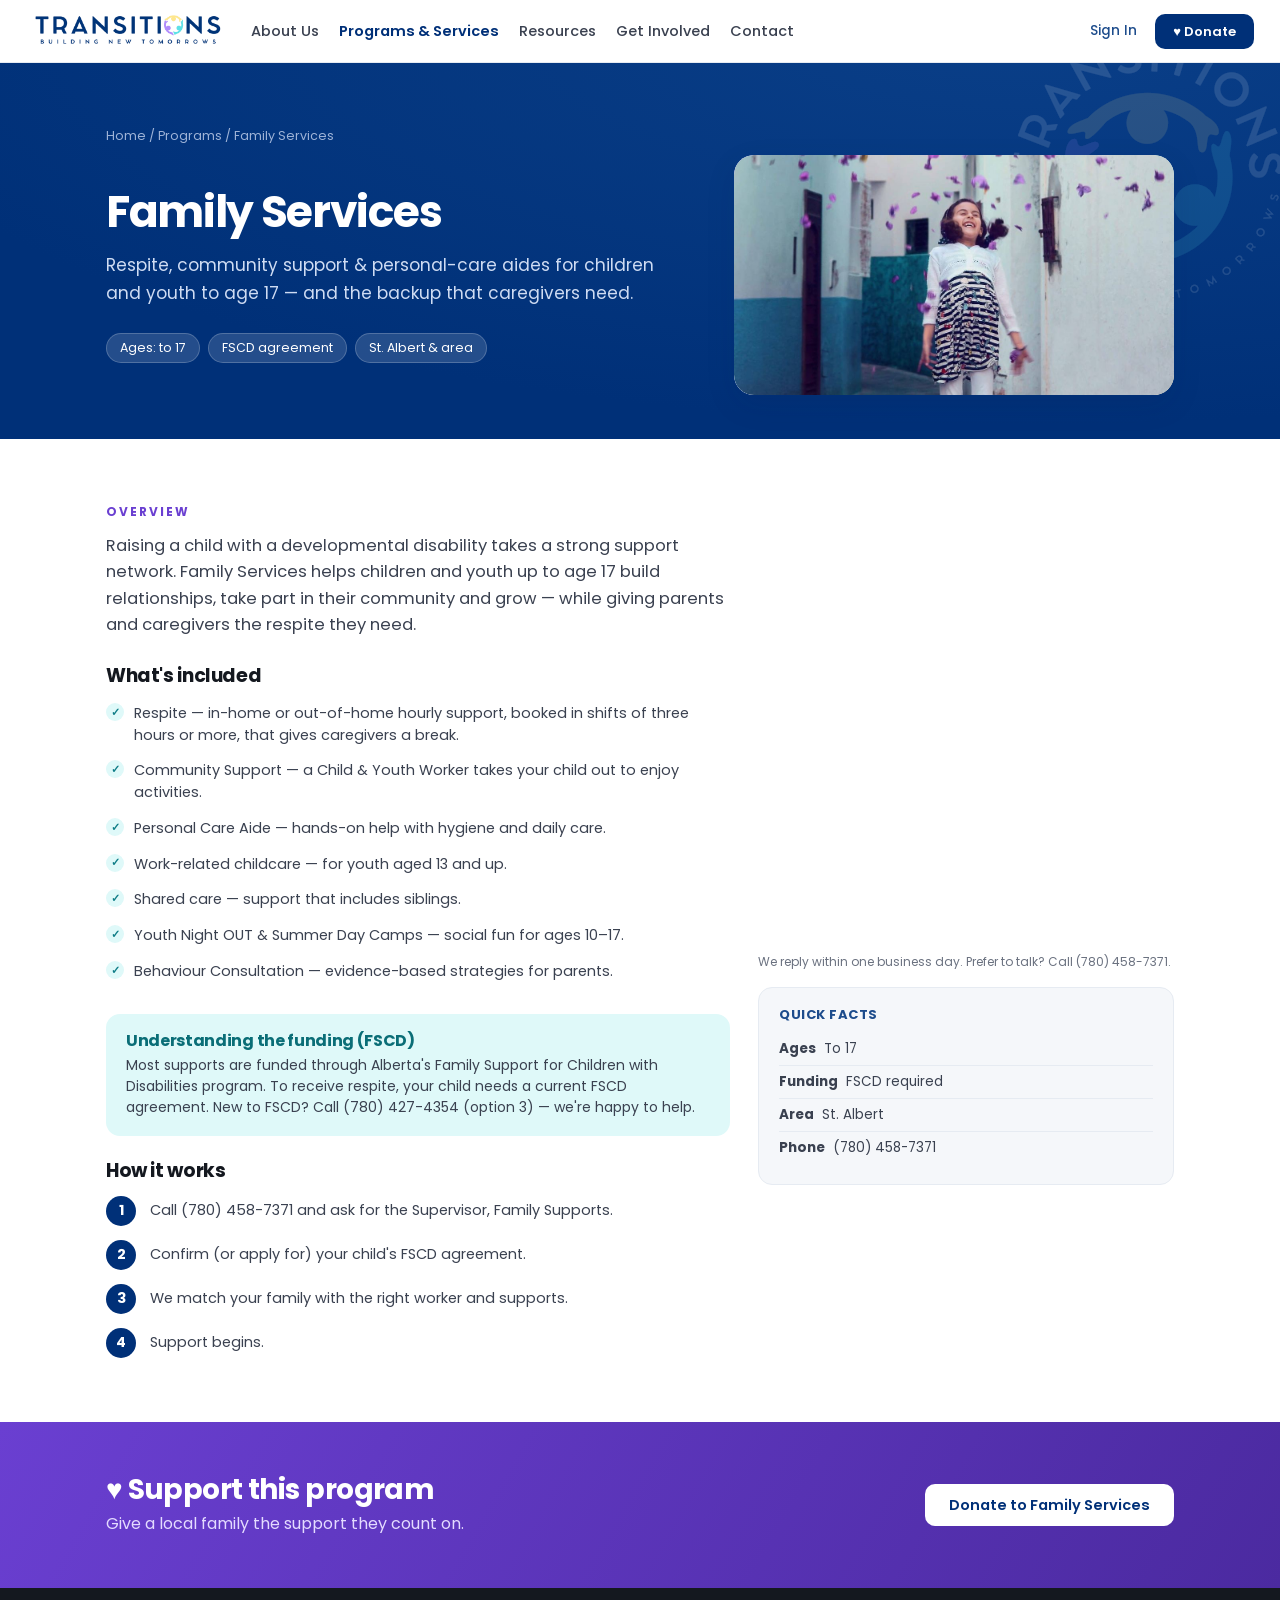
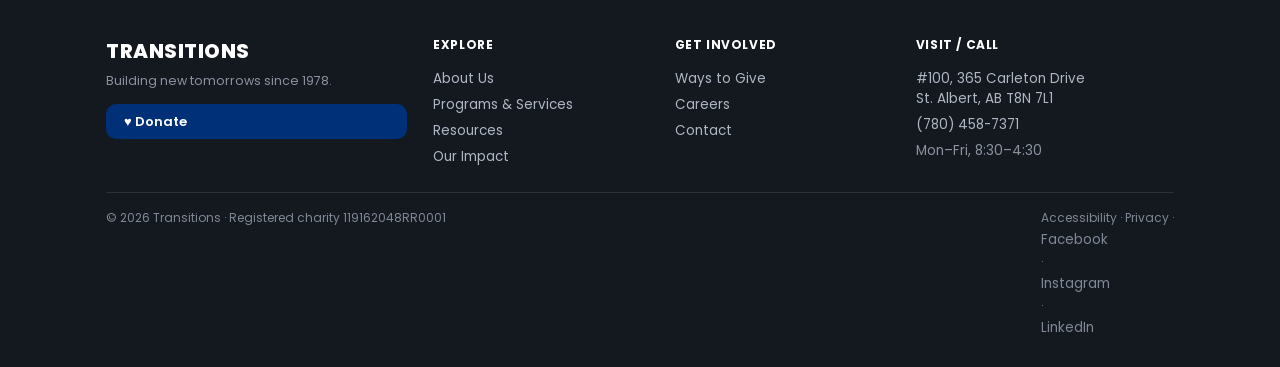
<file: family-services.html>
<!DOCTYPE html>
<html lang="en">
<head>
<meta charset="UTF-8">
<meta name="viewport" content="width=device-width, initial-scale=1.0">
<title>Family Services (Children &amp; Youth to 17) | Transitions St. Albert</title>
<meta name="description" content="Family Services in St. Albert for children and youth to 17 — respite, community support and personal care through Alberta’s FSCD program.">
<link rel="icon" href="assets/emblem.png">
<link rel="canonical" href="https://www.transitions-ab.org/family-services.html">
<meta property="og:type" content="website">
<meta property="og:site_name" content="Transitions">
<meta property="og:locale" content="en_CA">
<meta property="og:url" content="https://www.transitions-ab.org/family-services.html">
<meta property="og:title" content="Family Services (Children &amp; Youth to 17) | Transitions St. Albert">
<meta property="og:description" content="Family Services in St. Albert for children and youth to 17 — respite, community support and personal care through Alberta’s FSCD program.">
<meta property="og:image" content="https://www.transitions-ab.org/assets/logo.png">
<meta name="twitter:card" content="summary_large_image">

<link rel="preconnect" href="https://fonts.googleapis.com"><link rel="preconnect" href="https://fonts.gstatic.com" crossorigin>
<link href="https://fonts.googleapis.com/css2?family=Poppins:wght@400;500;600;700;800&display=swap" rel="stylesheet">
<link rel="stylesheet" href="styles.css">
</head>
<body>
<a class="skip" href="#main">Skip to main content</a>
<div class="stagewrap"><div class="device">
<header class="sh">
  <a class="logo" href="index.html"><img src="assets/logo.png" width="696" height="128" alt="Transitions — Building New Tomorrows"></a>
  <nav><a href="our-story.html">About Us</a><a href="programs.html" class="active">Programs &amp; Services</a><a href="resources.html">Resources</a><a href="donate.html">Get Involved</a><a href="contact.html">Contact</a></nav>
  <a class="signin" href="https://www.transitions-ab.org/membership-login/">Sign In</a>
  <a class="btn primary sm" href="donate.html">♥ Donate</a>
  <button class="hamb" id="burger" type="button" aria-label="Menu" aria-expanded="false" aria-controls="mmenu">☰</button>
</header>
<nav class="mmenu" id="mmenu" aria-label="Mobile">
  <a href="our-story.html">About Us</a>
  <a href="programs.html">Programs &amp; Services</a>
  <a href="resources.html">Resources</a>
  <a href="donate.html">Get Involved</a>
  <a href="careers.html">Careers</a>
  <a href="contact.html">Contact</a>
  <a href="donate.html" style="color:var(--violet);font-weight:700">♥ Donate</a>
</nav>
<main id="main">
<section class="screen" data-page="service">
    <div class="hero" style="padding-bottom:8px"><span class="wm"></span><div class="wrap inner" style="padding-bottom:36px">
      <div class="crumb onblue">Home / Programs / Family Services</div>
      <div class="split">
        <div>
          <h1>Family Services</h1>
          <p class="sub">Respite, community support &amp; personal-care aides for children and youth to age 17 — and the backup that caregivers need.</p>
          <div class="pill-row"><span class="pill">Ages: to 17</span><span class="pill">FSCD agreement</span><span class="pill">St. Albert &amp; area</span></div>
        </div>
        <div class="ph people heroimg" style="min-height:240px"><img class="pimg" fetchpriority="high" decoding="async" src="assets/child-petals.jpg" alt="A laughing child tossing purple flower petals into the air."></div>
      </div>
    </div></div>
    <div class="sec"><div class="wrap two-col">
      <div>
        <div class="eyebrow">Overview</div>
        <p class="lead" style="margin-top:0">Raising a child with a developmental disability takes a strong support network. Family Services helps children and youth up to age 17 build relationships, take part in their community and grow — while giving parents and caregivers the respite they need.</p>
        <h3 style="margin:26px 0 10px;font-size:19px">What's included</h3>
        <ul class="check">
          <li>Respite — in-home or out-of-home hourly support, booked in shifts of three hours or more, that gives caregivers a break.</li>
          <li>Community Support — a Child &amp; Youth Worker takes your child out to enjoy activities.</li>
          <li>Personal Care Aide — hands-on help with hygiene and daily care.</li>
          <li>Work-related childcare — for youth aged 13 and up.</li>
          <li>Shared care — support that includes siblings.</li>
          <li>Youth Night OUT &amp; Summer Day Camps — social fun for ages 10–17.</li>
          <li>Behaviour Consultation — evidence-based strategies for parents.</li>
        </ul>
        <div style="background:var(--sky-t);border-radius:var(--r);padding:18px 20px;margin:24px 0"><h3 style="font-size:16px;color:#0a6e77">Understanding the funding (FSCD)</h3><p style="color:var(--slate);font-size:14px;margin-top:6px">Most supports are funded through Alberta's Family Support for Children with Disabilities program. To receive respite, your child needs a current FSCD agreement. New to FSCD? Call (780) 427-4354 (option 3) — we're happy to help.</p></div>
        <h3 style="margin:8px 0 14px;font-size:19px">How it works</h3>
        <div class="steps">
          <div class="step"><span class="n"></span><p>Call (780) 458-7371 and ask for the Supervisor, Family Supports.</p></div>
          <div class="step"><span class="n"></span><p>Confirm (or apply for) your child's FSCD agreement.</p></div>
          <div class="step"><span class="n"></span><p>We match your family with the right worker and supports.</p></div>
          <div class="step"><span class="n"></span><p>Support begins.</p></div>
        </div>
      </div>
      <div>
        <!-- Embed (donors.2labs.ca). Measured content: 384px at 416px wide (this
             column), 419px at 323px, 467px at 268px — see styles.css for the height. -->
        <iframe src="https://donors.2labs.ca/app/f/f_37b3a7439d07fae708b93a458a1a45df" width="100%" height="720" style="border:0" title="Manage giving"></iframe>
        <p style="font-size:12px;color:var(--grey);margin-top:10px">We reply within one business day. Prefer to talk? Call (780) 458-7371.</p>
        <div class="sidebar" style="margin-top:16px">
          <h4>Quick facts</h4>
          <div class="fact"><b>Ages</b> <span>To 17</span></div>
          <div class="fact"><b>Funding</b> <span>FSCD required</span></div>
          <div class="fact"><b>Area</b> <span>St. Albert</span></div>
          <div class="fact" style="border:none"><b>Phone</b> <span>(780) 458-7371</span></div>
        </div>
      </div>
    </div></div>
    <div class="band violet"><div class="wrap giveband">
      <div class="t"><h2>♥ Support this program</h2><p class="sub">Give a local family the support they count on.</p></div>
      <a class="btn white" href="donate.html">Donate to Family Services</a>
    </div></div>
  </section>
</main>
<footer class="ft"><div class="wrap">
    <div class="cols">
      <div><div class="wordmark">TRANSITIONS</div><p style="font-size:12.5px;margin-top:6px;color:#8b93a0">Building new tomorrows since 1978.</p>
        <a class="btn primary sm" style="margin-top:14px" href="donate.html">♥ Donate</a></div>
      <div><h5>Explore</h5><a href="our-story.html">About Us</a><a href="programs.html">Programs &amp; Services</a><a href="resources.html">Resources</a><a href="our-impact.html">Our Impact</a></div>
      <div><h5>Get Involved</h5><a href="donate.html">Ways to Give</a><a href="careers.html">Careers</a><a href="contact.html">Contact</a></div>
      <div><h5>Visit / Call</h5><a href="contact.html">#100, 365 Carleton Drive<br>St. Albert, AB T8N 7L1</a><a href="tel:+17804587371">(780) 458-7371</a><span style="display:block;color:#8b93a0;font-size:13.5px;padding:3px 0">Mon–Fri, 8:30–4:30</span></div>
    </div>
    <div class="util"><span>© 2026 Transitions · Registered charity 119162048RR0001</span><span>Accessibility · Privacy · <a href="https://www.facebook.com/TransitionsSaintAlbert/" style="color:inherit">Facebook</a> · <a href="https://www.instagram.com/transitionssaintalbert/" style="color:inherit">Instagram</a> · <a href="https://ca.linkedin.com/company/transitions-rehabilitation-association-of-st-albert-and-district" style="color:inherit">LinkedIn</a></span></div>
  </div></footer>
</div></div>
<script src="script.js"></script>
</body>
</html>
</file>
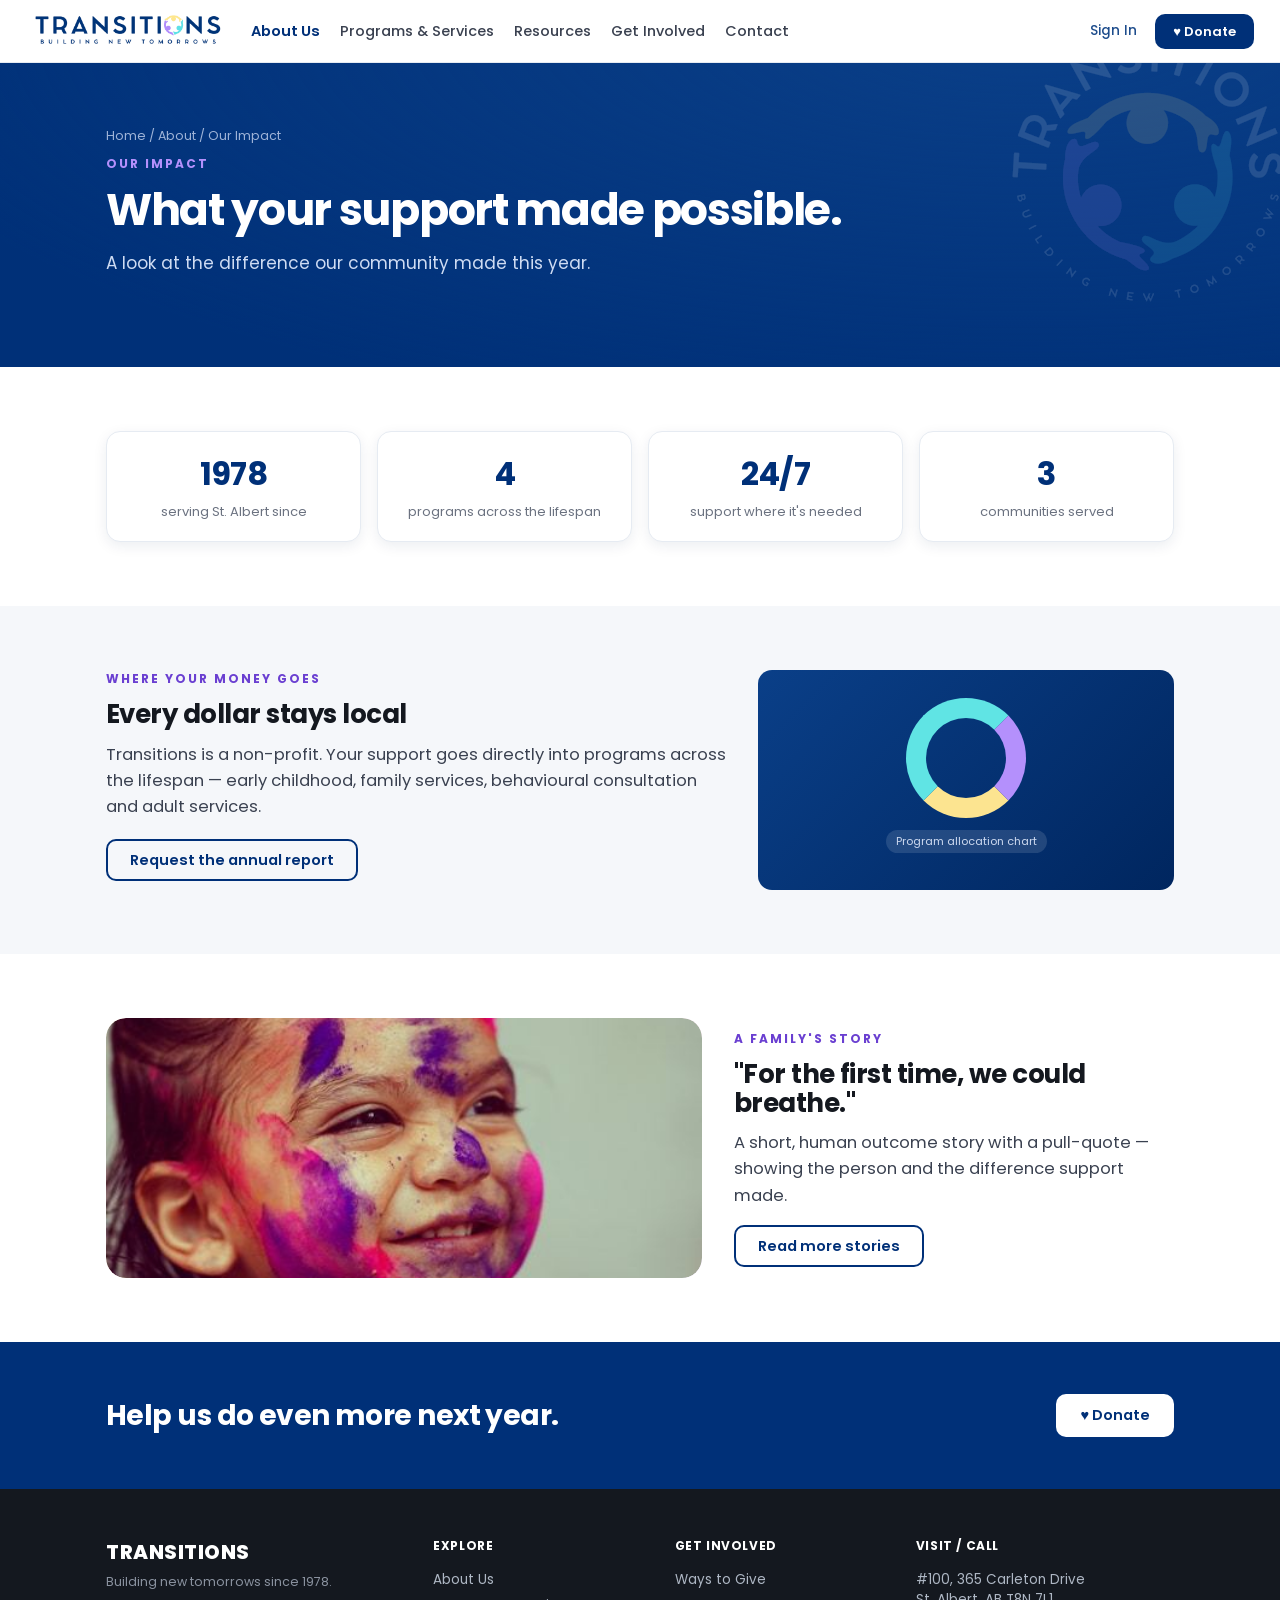
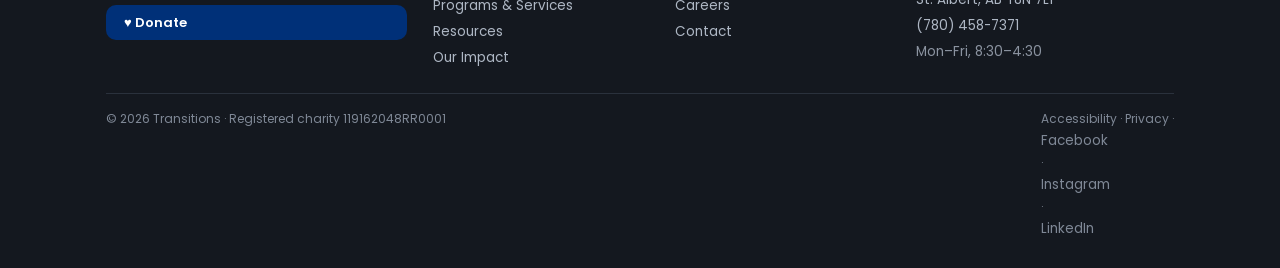
<file: our-impact.html>
<!DOCTYPE html>
<html lang="en">
<head>
<meta charset="UTF-8">
<meta name="viewport" content="width=device-width, initial-scale=1.0">
<title>Our Impact | Transitions — St. Albert</title>
<meta name="description" content="See the difference your support makes — Transitions’ outcomes, stories and annual report supporting people with disabilities in St. Albert.">
<link rel="icon" href="assets/emblem.png">
<link rel="canonical" href="https://www.transitions-ab.org/our-impact.html">
<meta property="og:type" content="website">
<meta property="og:site_name" content="Transitions">
<meta property="og:locale" content="en_CA">
<meta property="og:url" content="https://www.transitions-ab.org/our-impact.html">
<meta property="og:title" content="Our Impact | Transitions — St. Albert">
<meta property="og:description" content="See the difference your support makes — Transitions’ outcomes, stories and annual report supporting people with disabilities in St. Albert.">
<meta property="og:image" content="https://www.transitions-ab.org/assets/logo.png">
<meta name="twitter:card" content="summary_large_image">

<link rel="preconnect" href="https://fonts.googleapis.com"><link rel="preconnect" href="https://fonts.gstatic.com" crossorigin>
<link href="https://fonts.googleapis.com/css2?family=Poppins:wght@400;500;600;700;800&display=swap" rel="stylesheet">
<link rel="stylesheet" href="styles.css">
</head>
<body>
<a class="skip" href="#main">Skip to main content</a>
<div class="stagewrap"><div class="device">
<header class="sh">
  <a class="logo" href="index.html"><img src="assets/logo.png" width="696" height="128" alt="Transitions — Building New Tomorrows"></a>
  <nav><a href="our-story.html" class="active">About Us</a><a href="programs.html">Programs &amp; Services</a><a href="resources.html">Resources</a><a href="donate.html">Get Involved</a><a href="contact.html">Contact</a></nav>
  <a class="signin" href="https://www.transitions-ab.org/membership-login/">Sign In</a>
  <a class="btn primary sm" href="donate.html">♥ Donate</a>
  <button class="hamb" id="burger" type="button" aria-label="Menu" aria-expanded="false" aria-controls="mmenu">☰</button>
</header>
<nav class="mmenu" id="mmenu" aria-label="Mobile">
  <a href="our-story.html">About Us</a>
  <a href="programs.html">Programs &amp; Services</a>
  <a href="resources.html">Resources</a>
  <a href="donate.html">Get Involved</a>
  <a href="careers.html">Careers</a>
  <a href="contact.html">Contact</a>
  <a href="donate.html" style="color:var(--violet);font-weight:700">♥ Donate</a>
</nav>
<main id="main">
<section class="screen" data-page="impact">
    <div class="hero"><span class="wm"></span><div class="wrap inner">
      <div class="crumb onblue">Home / About / Our Impact</div>
      <div class="eyebrow onblue">Our impact</div>
      <h1>What your support made possible.</h1>
      <p class="sub">A look at the difference our community made this year.</p>
    </div></div>
    <div class="sec"><div class="wrap">
      <div class="stats">
        <div class="stat"><b>1978</b><span>serving St. Albert since</span></div>
        <div class="stat"><b>4</b><span>programs across the lifespan</span></div>
        <div class="stat"><b>24/7</b><span>support where it's needed</span></div>
        <div class="stat"><b>3</b><span>communities served</span></div>
      </div>
      <!-- TODO: replace with real figures from the current annual report
           (people supported, respite hours, program-spend ratio). The numbers
           that were here previously were placeholders, not audited results. -->
    </div></div>
    <div class="sec tint"><div class="wrap two-col">
      <div>
        <div class="eyebrow">Where your money goes</div>
        <h2 class="big" style="font-size:26px">Every dollar stays local</h2>
        <p class="lead">Transitions is a non-profit. Your support goes directly into programs across the lifespan — early childhood, family services, behavioural consultation and adult services.</p>
        <a class="btn ghost" style="margin-top:18px" href="contact.html">Request the annual report</a>
      </div>
      <div class="ph blue" style="min-height:220px;align-items:center;justify-content:center"><div style="text-align:center;color:#cfe;width:100%"><div style="width:120px;height:120px;border-radius:50%;border:20px solid var(--sky);border-right-color:var(--lav);border-bottom-color:var(--sun);margin:0 auto"></div><span class="cap" style="margin-top:12px;display:inline-block">Program allocation chart</span></div></div>
    </div></div>
    <div class="sec"><div class="wrap split">
      <div class="ph warm" style="min-height:260px;border-radius:var(--r-lg)"><img class="pimg" loading="lazy" decoding="async" src="assets/child-facepaint.jpg" alt="A smiling young child with bright pink and purple paint on their face."></div>
      <div><div class="eyebrow">A family's story</div><h2 class="big" style="font-size:26px">"For the first time, we could breathe."</h2><p class="lead">A short, human outcome story with a pull-quote — showing the person and the difference support made.</p><a class="btn ghost" style="margin-top:16px" href="index.html">Read more stories</a></div>
    </div></div>
    <div class="band"><div class="wrap giveband"><div class="t"><h2>Help us do even more next year.</h2></div><a class="btn white" href="donate.html">♥ Donate</a></div></div>
  </section>
</main>
<footer class="ft"><div class="wrap">
    <div class="cols">
      <div><div class="wordmark">TRANSITIONS</div><p style="font-size:12.5px;margin-top:6px;color:#8b93a0">Building new tomorrows since 1978.</p>
        <a class="btn primary sm" style="margin-top:14px" href="donate.html">♥ Donate</a></div>
      <div><h5>Explore</h5><a href="our-story.html">About Us</a><a href="programs.html">Programs &amp; Services</a><a href="resources.html">Resources</a><a href="our-impact.html">Our Impact</a></div>
      <div><h5>Get Involved</h5><a href="donate.html">Ways to Give</a><a href="careers.html">Careers</a><a href="contact.html">Contact</a></div>
      <div><h5>Visit / Call</h5><a href="contact.html">#100, 365 Carleton Drive<br>St. Albert, AB T8N 7L1</a><a href="tel:+17804587371">(780) 458-7371</a><span style="display:block;color:#8b93a0;font-size:13.5px;padding:3px 0">Mon–Fri, 8:30–4:30</span></div>
    </div>
    <div class="util"><span>© 2026 Transitions · Registered charity 119162048RR0001</span><span>Accessibility · Privacy · <a href="https://www.facebook.com/TransitionsSaintAlbert/" style="color:inherit">Facebook</a> · <a href="https://www.instagram.com/transitionssaintalbert/" style="color:inherit">Instagram</a> · <a href="https://ca.linkedin.com/company/transitions-rehabilitation-association-of-st-albert-and-district" style="color:inherit">LinkedIn</a></span></div>
  </div></footer>
</div></div>
<script src="script.js"></script>
</body>
</html>
</file>
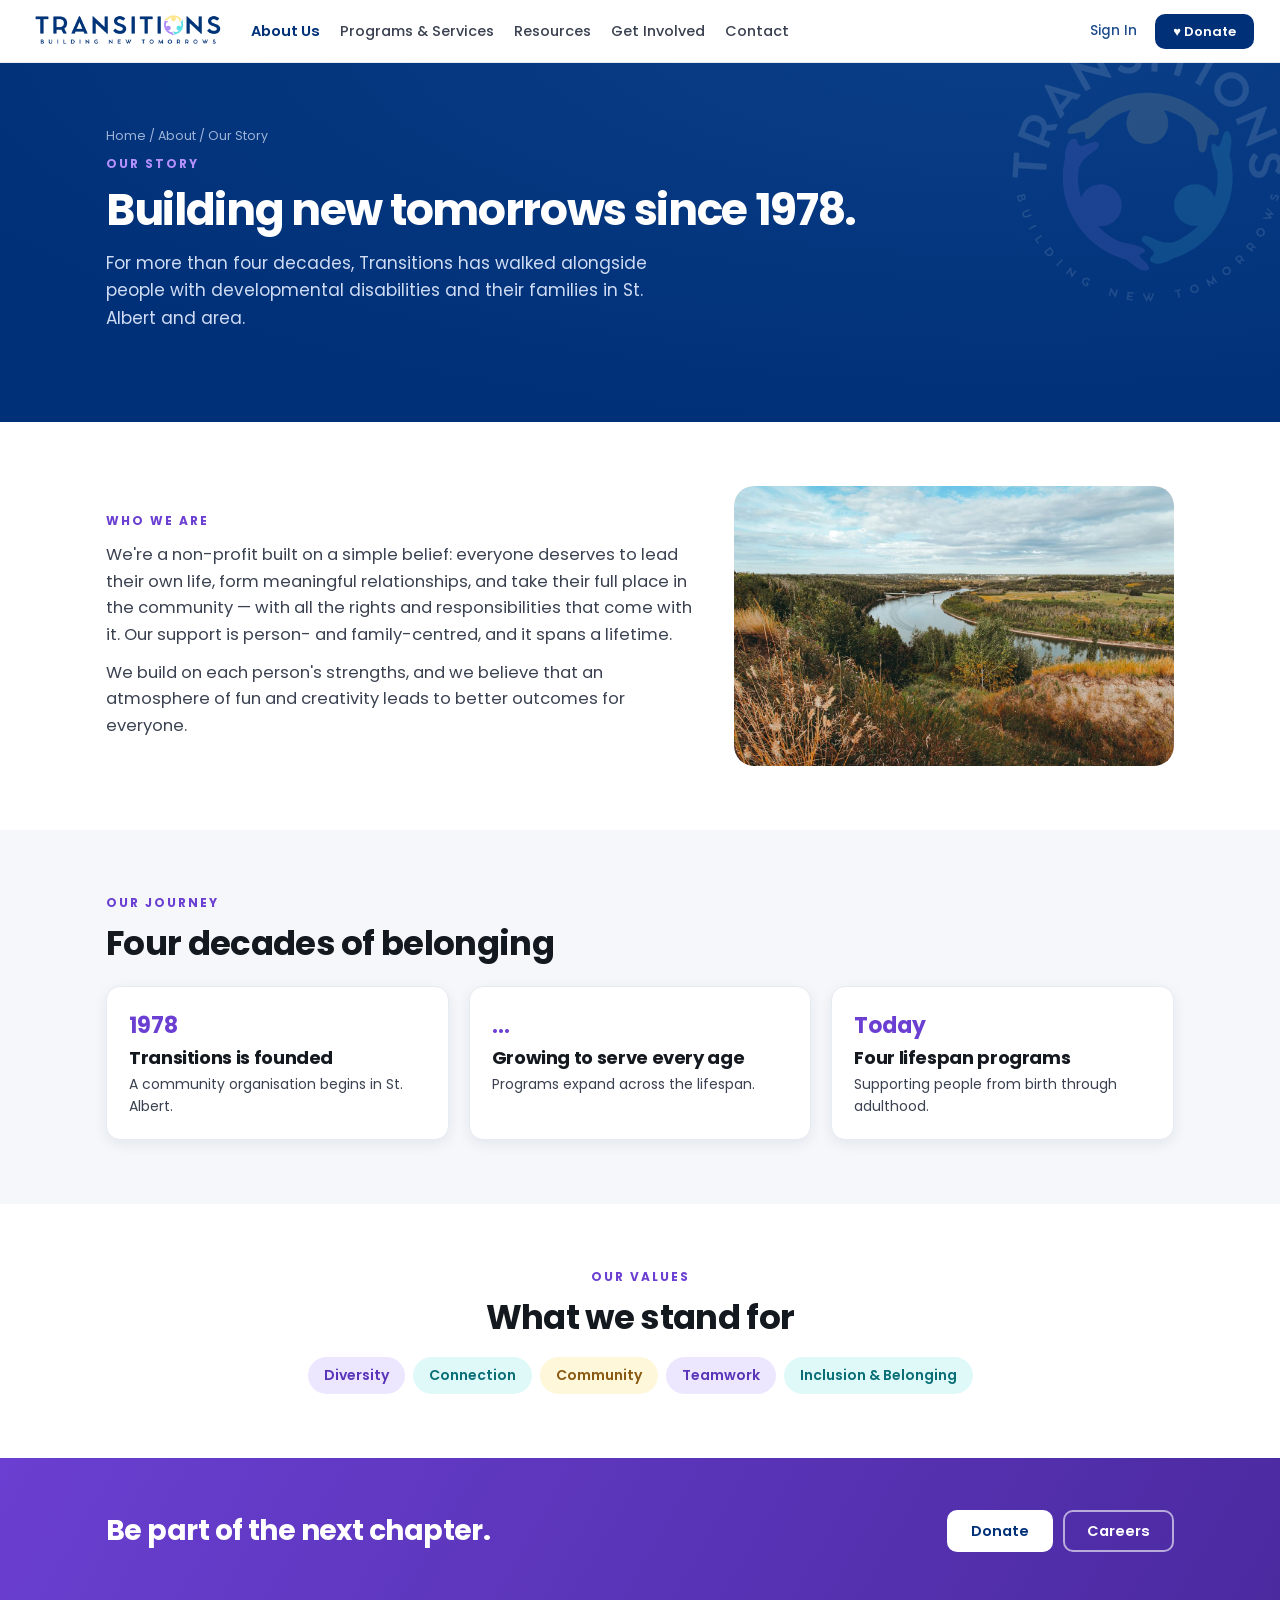
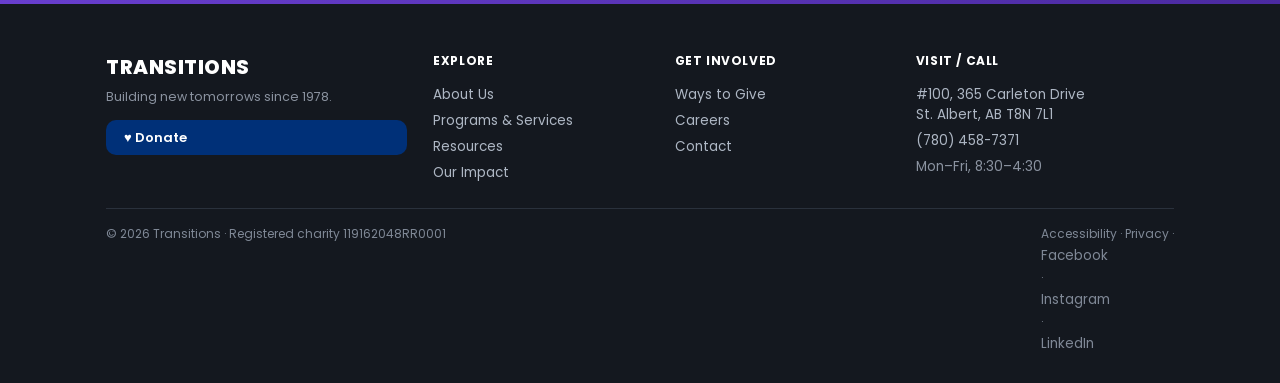
<file: our-story.html>
<!DOCTYPE html>
<html lang="en">
<head>
<meta charset="UTF-8">
<meta name="viewport" content="width=device-width, initial-scale=1.0">
<title>Our Story | Transitions — Serving St. Albert Since 1978</title>
<meta name="description" content="Since 1978, Transitions has built new tomorrows for people with developmental disabilities in St. Albert and area — support across the lifespan.">
<link rel="icon" href="assets/emblem.png">
<link rel="canonical" href="https://www.transitions-ab.org/our-story.html">
<meta property="og:type" content="website">
<meta property="og:site_name" content="Transitions">
<meta property="og:locale" content="en_CA">
<meta property="og:url" content="https://www.transitions-ab.org/our-story.html">
<meta property="og:title" content="Our Story | Transitions — Serving St. Albert Since 1978">
<meta property="og:description" content="Since 1978, Transitions has built new tomorrows for people with developmental disabilities in St. Albert and area — support across the lifespan.">
<meta property="og:image" content="https://www.transitions-ab.org/assets/logo.png">
<meta name="twitter:card" content="summary_large_image">

<link rel="preconnect" href="https://fonts.googleapis.com"><link rel="preconnect" href="https://fonts.gstatic.com" crossorigin>
<link href="https://fonts.googleapis.com/css2?family=Poppins:wght@400;500;600;700;800&display=swap" rel="stylesheet">
<link rel="stylesheet" href="styles.css">
</head>
<body>
<a class="skip" href="#main">Skip to main content</a>
<div class="stagewrap"><div class="device">
<header class="sh">
  <a class="logo" href="index.html"><img src="assets/logo.png" width="696" height="128" alt="Transitions — Building New Tomorrows"></a>
  <nav><a href="our-story.html" class="active">About Us</a><a href="programs.html">Programs &amp; Services</a><a href="resources.html">Resources</a><a href="donate.html">Get Involved</a><a href="contact.html">Contact</a></nav>
  <a class="signin" href="https://www.transitions-ab.org/membership-login/">Sign In</a>
  <a class="btn primary sm" href="donate.html">♥ Donate</a>
  <button class="hamb" id="burger" type="button" aria-label="Menu" aria-expanded="false" aria-controls="mmenu">☰</button>
</header>
<nav class="mmenu" id="mmenu" aria-label="Mobile">
  <a href="our-story.html">About Us</a>
  <a href="programs.html">Programs &amp; Services</a>
  <a href="resources.html">Resources</a>
  <a href="donate.html">Get Involved</a>
  <a href="careers.html">Careers</a>
  <a href="contact.html">Contact</a>
  <a href="donate.html" style="color:var(--violet);font-weight:700">♥ Donate</a>
</nav>
<main id="main">
<section class="screen" data-page="story">
    <div class="hero"><span class="wm"></span><div class="wrap inner">
      <div class="crumb onblue">Home / About / Our Story</div>
      <div class="eyebrow onblue">Our story</div>
      <h1>Building new tomorrows since 1978.</h1>
      <p class="sub">For more than four decades, Transitions has walked alongside people with developmental disabilities and their families in St. Albert and area.</p>
    </div></div>
    <div class="sec"><div class="wrap split">
      <div>
        <div class="eyebrow">Who we are</div>
        <p class="lead" style="margin-top:0">We're a non-profit built on a simple belief: everyone deserves to lead their own life, form meaningful relationships, and take their full place in the community — with all the rights and responsibilities that come with it. Our support is person- and family-centred, and it spans a lifetime.</p>
        <p class="lead">We build on each person's strengths, and we believe that an atmosphere of fun and creativity leads to better outcomes for everyone.</p>
      </div>
      <div class="ph warm" style="min-height:280px;border-radius:var(--r-lg)"><img class="pimg" loading="lazy" decoding="async" src="assets/river-valley.jpg" alt="The North Saskatchewan river valley in autumn, near St. Albert."></div>
    </div></div>
    <div class="sec tint"><div class="wrap">
      <div class="eyebrow">Our journey</div>
      <h2 class="big">Four decades of belonging</h2>
      <div class="cards g3" style="margin-top:24px">
        <div class="card"><b style="color:var(--violet);font-size:22px">1978</b><h3 style="margin:6px 0">Transitions is founded</h3><p>A community organisation begins in St. Albert.</p></div>
        <div class="card"><b style="color:var(--violet);font-size:22px">…</b><h3 style="margin:6px 0">Growing to serve every age</h3><p>Programs expand across the lifespan.</p></div>
        <div class="card"><b style="color:var(--violet);font-size:22px">Today</b><h3 style="margin:6px 0">Four lifespan programs</h3><p>Supporting people from birth through adulthood.</p></div>
      </div>
    </div></div>
    <div class="sec"><div class="wrap center">
      <div class="eyebrow">Our values</div>
      <h2 class="big">What we stand for</h2>
      <div class="pill-row" style="justify-content:center;margin-top:20px">
        <span class="chip lav" style="font-size:14px;padding:8px 16px">Diversity</span>
        <span class="chip sky" style="font-size:14px;padding:8px 16px">Connection</span>
        <span class="chip sun" style="font-size:14px;padding:8px 16px">Community</span>
        <span class="chip lav" style="font-size:14px;padding:8px 16px">Teamwork</span>
        <span class="chip sky" style="font-size:14px;padding:8px 16px">Inclusion &amp; Belonging</span>
      </div>
    </div></div>
    <div class="band violet"><div class="wrap giveband"><div class="t"><h2>Be part of the next chapter.</h2></div><div style="display:flex;gap:10px;flex-wrap:wrap"><a class="btn white" href="donate.html">Donate</a><a class="btn ghostw" href="careers.html">Careers</a></div></div></div>
  </section>
</main>
<footer class="ft"><div class="wrap">
    <div class="cols">
      <div><div class="wordmark">TRANSITIONS</div><p style="font-size:12.5px;margin-top:6px;color:#8b93a0">Building new tomorrows since 1978.</p>
        <a class="btn primary sm" style="margin-top:14px" href="donate.html">♥ Donate</a></div>
      <div><h5>Explore</h5><a href="our-story.html">About Us</a><a href="programs.html">Programs &amp; Services</a><a href="resources.html">Resources</a><a href="our-impact.html">Our Impact</a></div>
      <div><h5>Get Involved</h5><a href="donate.html">Ways to Give</a><a href="careers.html">Careers</a><a href="contact.html">Contact</a></div>
      <div><h5>Visit / Call</h5><a href="contact.html">#100, 365 Carleton Drive<br>St. Albert, AB T8N 7L1</a><a href="tel:+17804587371">(780) 458-7371</a><span style="display:block;color:#8b93a0;font-size:13.5px;padding:3px 0">Mon–Fri, 8:30–4:30</span></div>
    </div>
    <div class="util"><span>© 2026 Transitions · Registered charity 119162048RR0001</span><span>Accessibility · Privacy · <a href="https://www.facebook.com/TransitionsSaintAlbert/" style="color:inherit">Facebook</a> · <a href="https://www.instagram.com/transitionssaintalbert/" style="color:inherit">Instagram</a> · <a href="https://ca.linkedin.com/company/transitions-rehabilitation-association-of-st-albert-and-district" style="color:inherit">LinkedIn</a></span></div>
  </div></footer>
</div></div>
<script src="script.js"></script>
</body>
</html>
</file>
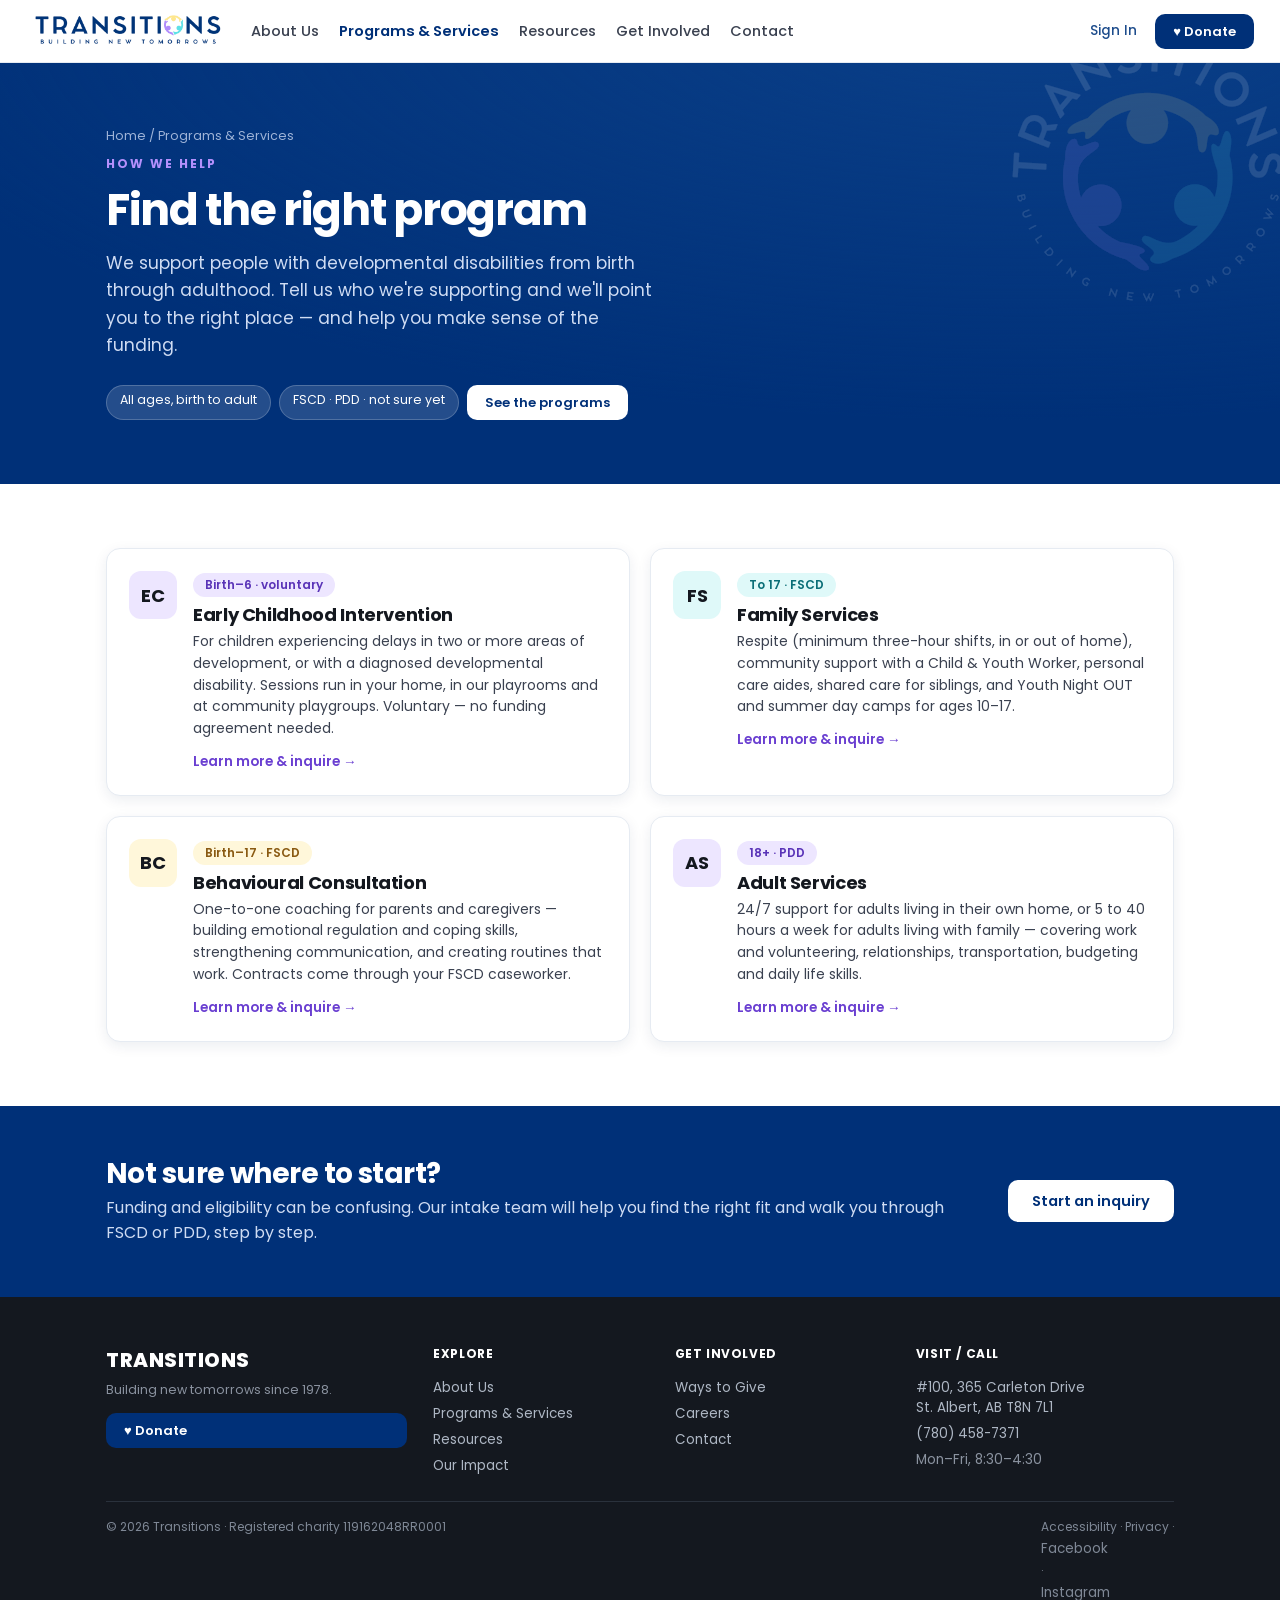
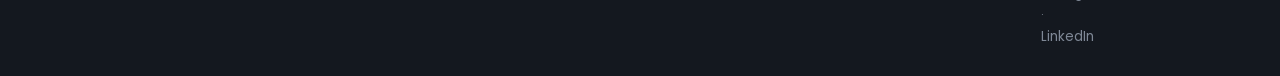
<file: programs.html>
<!DOCTYPE html>
<html lang="en">
<head>
<meta charset="UTF-8">
<meta name="viewport" content="width=device-width, initial-scale=1.0">
<title>Programs &amp; Services | Transitions — St. Albert</title>
<meta name="description" content="Find the right Transitions program — early childhood, family services, behavioural consultation and adult services for families in St. Albert and area.">
<link rel="icon" href="assets/emblem.png">
<link rel="canonical" href="https://www.transitions-ab.org/programs.html">
<meta property="og:type" content="website">
<meta property="og:site_name" content="Transitions">
<meta property="og:locale" content="en_CA">
<meta property="og:url" content="https://www.transitions-ab.org/programs.html">
<meta property="og:title" content="Programs &amp; Services | Transitions — St. Albert">
<meta property="og:description" content="Find the right Transitions program — early childhood, family services, behavioural consultation and adult services for families in St. Albert and area.">
<meta property="og:image" content="https://www.transitions-ab.org/assets/logo.png">
<meta name="twitter:card" content="summary_large_image">

<link rel="preconnect" href="https://fonts.googleapis.com"><link rel="preconnect" href="https://fonts.gstatic.com" crossorigin>
<link href="https://fonts.googleapis.com/css2?family=Poppins:wght@400;500;600;700;800&display=swap" rel="stylesheet">
<link rel="stylesheet" href="styles.css">
</head>
<body>
<a class="skip" href="#main">Skip to main content</a>
<div class="stagewrap"><div class="device">
<header class="sh">
  <a class="logo" href="index.html"><img src="assets/logo.png" width="696" height="128" alt="Transitions — Building New Tomorrows"></a>
  <nav><a href="our-story.html">About Us</a><a href="programs.html" class="active">Programs &amp; Services</a><a href="resources.html">Resources</a><a href="donate.html">Get Involved</a><a href="contact.html">Contact</a></nav>
  <a class="signin" href="https://www.transitions-ab.org/membership-login/">Sign In</a>
  <a class="btn primary sm" href="donate.html">♥ Donate</a>
  <button class="hamb" id="burger" type="button" aria-label="Menu" aria-expanded="false" aria-controls="mmenu">☰</button>
</header>
<nav class="mmenu" id="mmenu" aria-label="Mobile">
  <a href="our-story.html">About Us</a>
  <a href="programs.html">Programs &amp; Services</a>
  <a href="resources.html">Resources</a>
  <a href="donate.html">Get Involved</a>
  <a href="careers.html">Careers</a>
  <a href="contact.html">Contact</a>
  <a href="donate.html" style="color:var(--violet);font-weight:700">♥ Donate</a>
</nav>
<main id="main">
<section class="screen" data-page="programs">
    <div class="hero"><span class="wm"></span><div class="wrap inner">
      <div class="crumb onblue">Home / Programs &amp; Services</div>
      <div class="eyebrow onblue">How we help</div>
      <h1>Find the right program</h1>
      <p class="sub">We support people with developmental disabilities from birth through adulthood. Tell us who we're supporting and we'll point you to the right place — and help you make sense of the funding.</p>
      <div class="pill-row"><span class="pill">All ages, birth to adult</span><span class="pill">FSCD · PDD · not sure yet</span><a class="btn white sm" href="#programs">See the programs</a></div>
    </div></div>
    <div class="sec" id="programs"><div class="wrap">
      <div class="cards g2">
        <div class="card" style="display:flex;gap:16px"><div class="ic" aria-hidden="true" style="background:var(--lav-t);flex:0 0 48px">EC</div><div><span class="chip lav">Birth–6 · voluntary</span><h3 style="margin:8px 0 6px"><a href="family-services.html">Early Childhood Intervention</a></h3><p>For children experiencing delays in two or more areas of development, or with a diagnosed developmental disability. Sessions run in your home, in our playrooms and at community playgroups. Voluntary — no funding agreement needed.</p><span class="more" aria-hidden="true">Learn more &amp; inquire →</span></div></div>
        <div class="card" style="display:flex;gap:16px"><div class="ic" aria-hidden="true" style="background:var(--sky-t);flex:0 0 48px">FS</div><div><span class="chip sky">To 17 · FSCD</span><h3 style="margin:8px 0 6px"><a href="family-services.html">Family Services</a></h3><p>Respite (minimum three-hour shifts, in or out of home), community support with a Child &amp; Youth Worker, personal care aides, shared care for siblings, and Youth Night OUT and summer day camps for ages 10–17.</p><span class="more" aria-hidden="true">Learn more &amp; inquire →</span></div></div>
        <div class="card" style="display:flex;gap:16px"><div class="ic" aria-hidden="true" style="background:var(--sun-t);flex:0 0 48px">BC</div><div><span class="chip sun">Birth–17 · FSCD</span><h3 style="margin:8px 0 6px"><a href="family-services.html">Behavioural Consultation</a></h3><p>One-to-one coaching for parents and caregivers — building emotional regulation and coping skills, strengthening communication, and creating routines that work. Contracts come through your FSCD caseworker.</p><span class="more" aria-hidden="true">Learn more &amp; inquire →</span></div></div>
        <div class="card" style="display:flex;gap:16px"><div class="ic" aria-hidden="true" style="background:var(--lav-t);flex:0 0 48px">AS</div><div><span class="chip lav">18+ · PDD</span><h3 style="margin:8px 0 6px"><a href="family-services.html">Adult Services</a></h3><p>24/7 support for adults living in their own home, or 5 to 40 hours a week for adults living with family — covering work and volunteering, relationships, transportation, budgeting and daily life skills.</p><span class="more" aria-hidden="true">Learn more &amp; inquire →</span></div></div>
      </div>
    </div></div>
    <div class="band"><div class="wrap giveband">
      <div class="t"><h2>Not sure where to start?</h2><p class="sub" style="color:#cfdcf3">Funding and eligibility can be confusing. Our intake team will help you find the right fit and walk you through FSCD or PDD, step by step.</p></div>
      <a class="btn white" href="contact.html">Start an inquiry</a>
    </div></div>
  </section>
</main>
<footer class="ft"><div class="wrap">
    <div class="cols">
      <div><div class="wordmark">TRANSITIONS</div><p style="font-size:12.5px;margin-top:6px;color:#8b93a0">Building new tomorrows since 1978.</p>
        <a class="btn primary sm" style="margin-top:14px" href="donate.html">♥ Donate</a></div>
      <div><h5>Explore</h5><a href="our-story.html">About Us</a><a href="programs.html">Programs &amp; Services</a><a href="resources.html">Resources</a><a href="our-impact.html">Our Impact</a></div>
      <div><h5>Get Involved</h5><a href="donate.html">Ways to Give</a><a href="careers.html">Careers</a><a href="contact.html">Contact</a></div>
      <div><h5>Visit / Call</h5><a href="contact.html">#100, 365 Carleton Drive<br>St. Albert, AB T8N 7L1</a><a href="tel:+17804587371">(780) 458-7371</a><span style="display:block;color:#8b93a0;font-size:13.5px;padding:3px 0">Mon–Fri, 8:30–4:30</span></div>
    </div>
    <div class="util"><span>© 2026 Transitions · Registered charity 119162048RR0001</span><span>Accessibility · Privacy · <a href="https://www.facebook.com/TransitionsSaintAlbert/" style="color:inherit">Facebook</a> · <a href="https://www.instagram.com/transitionssaintalbert/" style="color:inherit">Instagram</a> · <a href="https://ca.linkedin.com/company/transitions-rehabilitation-association-of-st-albert-and-district" style="color:inherit">LinkedIn</a></span></div>
  </div></footer>
</div></div>
<script src="script.js"></script>
</body>
</html>
</file>
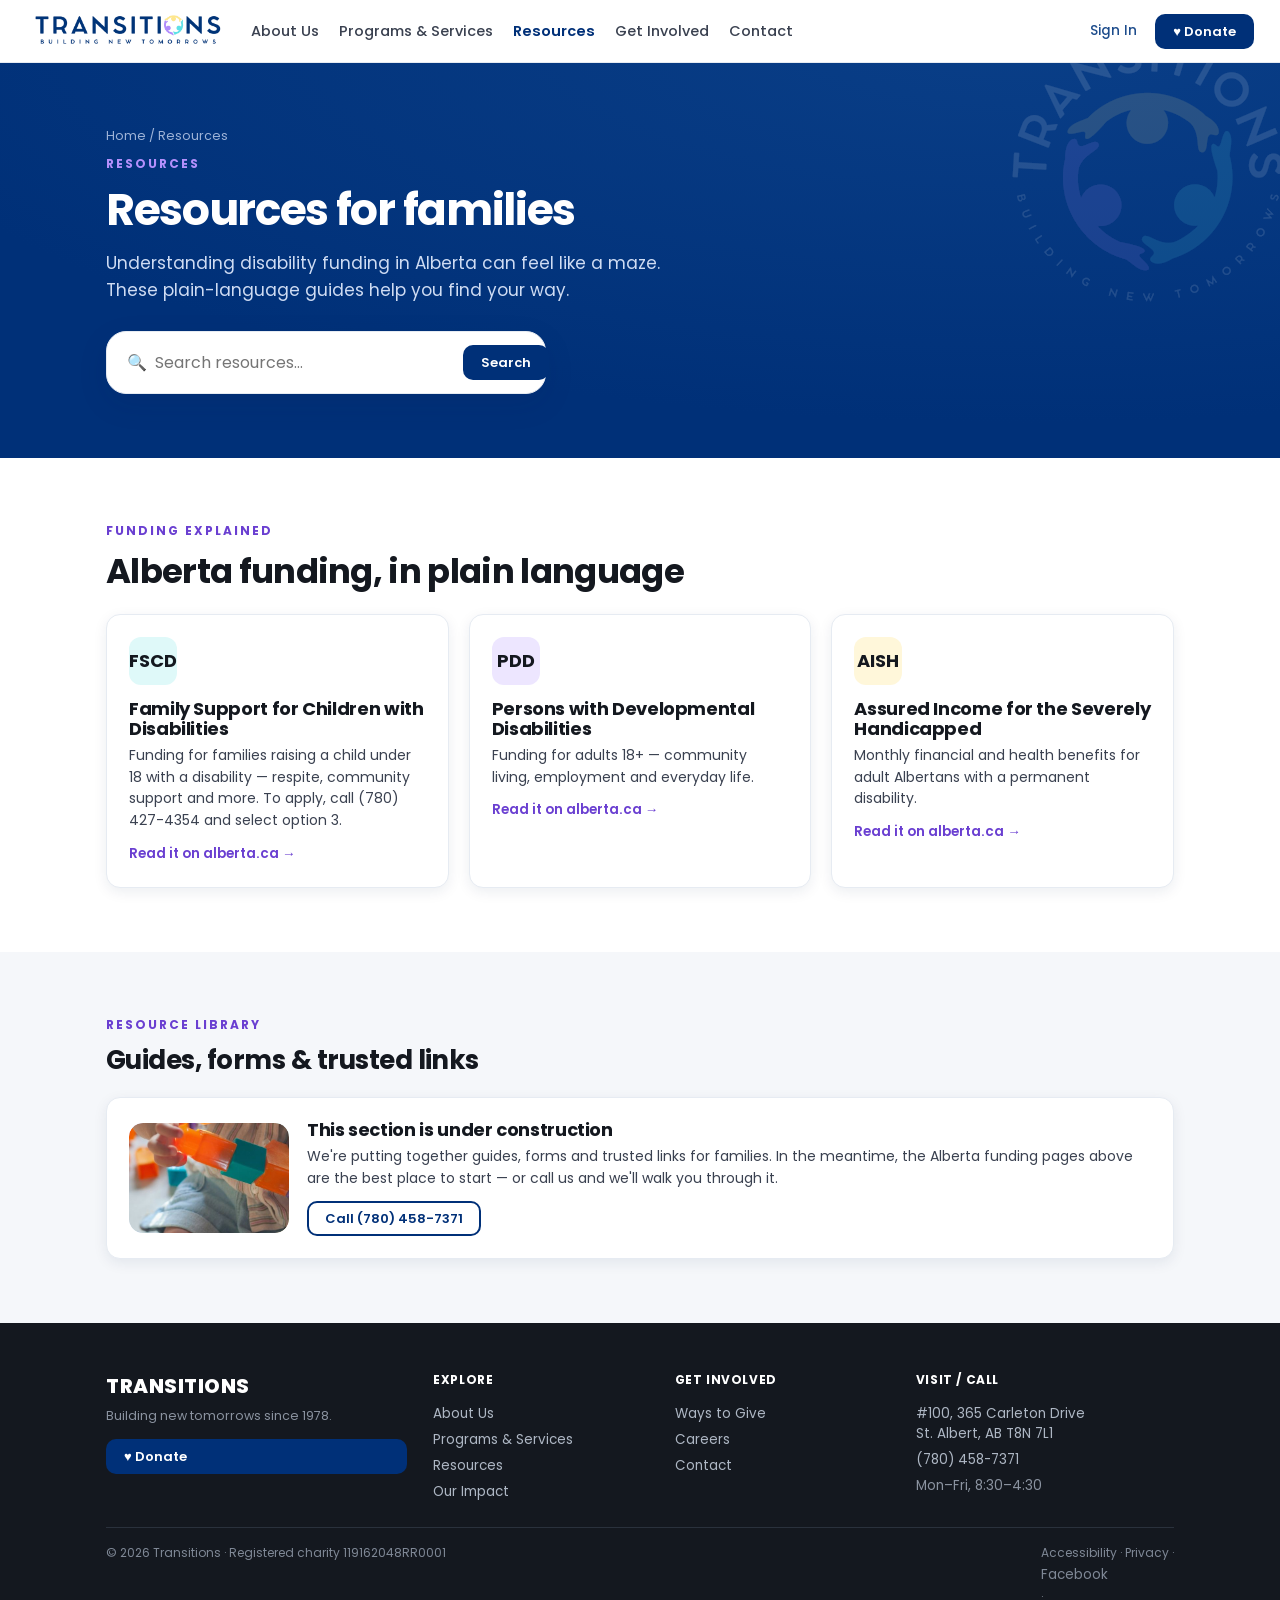
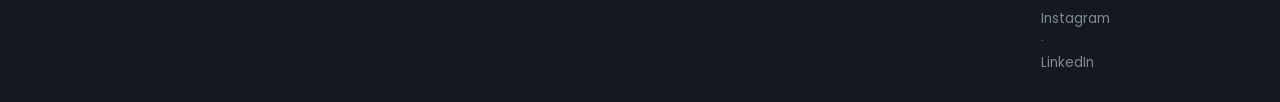
<file: resources.html>
<!DOCTYPE html>
<html lang="en">
<head>
<meta charset="UTF-8">
<meta name="viewport" content="width=device-width, initial-scale=1.0">
<title>Disability Resources &amp; Funding Guides | Transitions St. Albert</title>
<meta name="description" content="Plain-language guides to Alberta disability funding — FSCD, PDD and AISH — plus practical resources for families in St. Albert and area, from Transitions.">
<link rel="icon" href="assets/emblem.png">
<link rel="canonical" href="https://www.transitions-ab.org/resources.html">
<meta property="og:type" content="website">
<meta property="og:site_name" content="Transitions">
<meta property="og:locale" content="en_CA">
<meta property="og:url" content="https://www.transitions-ab.org/resources.html">
<meta property="og:title" content="Disability Resources &amp; Funding Guides | Transitions St. Albert">
<meta property="og:description" content="Plain-language guides to Alberta disability funding — FSCD, PDD and AISH — plus practical resources for families in St. Albert and area, from Transitions.">
<meta property="og:image" content="https://www.transitions-ab.org/assets/logo.png">
<meta name="twitter:card" content="summary_large_image">

<link rel="preconnect" href="https://fonts.googleapis.com"><link rel="preconnect" href="https://fonts.gstatic.com" crossorigin>
<link href="https://fonts.googleapis.com/css2?family=Poppins:wght@400;500;600;700;800&display=swap" rel="stylesheet">
<link rel="stylesheet" href="styles.css">
</head>
<body>
<a class="skip" href="#main">Skip to main content</a>
<div class="stagewrap"><div class="device">
<header class="sh">
  <a class="logo" href="index.html"><img src="assets/logo.png" width="696" height="128" alt="Transitions — Building New Tomorrows"></a>
  <nav><a href="our-story.html">About Us</a><a href="programs.html">Programs &amp; Services</a><a href="resources.html" class="active">Resources</a><a href="donate.html">Get Involved</a><a href="contact.html">Contact</a></nav>
  <a class="signin" href="https://www.transitions-ab.org/membership-login/">Sign In</a>
  <a class="btn primary sm" href="donate.html">♥ Donate</a>
  <button class="hamb" id="burger" type="button" aria-label="Menu" aria-expanded="false" aria-controls="mmenu">☰</button>
</header>
<nav class="mmenu" id="mmenu" aria-label="Mobile">
  <a href="our-story.html">About Us</a>
  <a href="programs.html">Programs &amp; Services</a>
  <a href="resources.html">Resources</a>
  <a href="donate.html">Get Involved</a>
  <a href="careers.html">Careers</a>
  <a href="contact.html">Contact</a>
  <a href="donate.html" style="color:var(--violet);font-weight:700">♥ Donate</a>
</nav>
<main id="main">
<section class="screen" data-page="resources">
    <div class="hero"><span class="wm"></span><div class="wrap inner">
      <div class="crumb onblue">Home / Resources</div>
      <div class="eyebrow onblue">Resources</div>
      <h1>Resources for families</h1>
      <p class="sub">Understanding disability funding in Alberta can feel like a maze. These plain-language guides help you find your way.</p>
      <form data-unwired="Resource search is not connected yet. Call (780) 458-7371 and we will point you to the right guide." style="max-width:440px;margin-top:22px" role="search">
        <div class="formcard" style="padding:8px;display:flex;gap:8px;align-items:center">
          <label class="vh" for="res-search">Search resources</label>
          <input id="res-search" name="q" type="search" style="border:none;flex:1;padding:10px 12px;font:inherit" placeholder="🔍  Search resources…">
          <button class="btn primary sm" type="submit">Search</button>
        </div>
        <p class="formnote" role="status" tabindex="-1"></p>
      </form>
    </div></div>
    <div class="sec"><div class="wrap">
      <div class="eyebrow">Funding explained</div>
      <h2 class="big">Alberta funding, in plain language</h2>
      <div class="cards g3" style="margin-top:24px">
        <div class="card"><div class="ic" style="background:var(--sky-t)">FSCD</div><h3><a href="https://www.alberta.ca/fscd">Family Support for Children with Disabilities</a></h3><p>Funding for families raising a child under 18 with a disability — respite, community support and more. To apply, call (780) 427-4354 and select option 3.</p><span class="more" aria-hidden="true">Read it on alberta.ca →</span></div>
        <div class="card"><div class="ic" style="background:var(--lav-t)">PDD</div><h3><a href="https://www.alberta.ca/persons-with-developmental-disabilities-pdd">Persons with Developmental Disabilities</a></h3><p>Funding for adults 18+ — community living, employment and everyday life.</p><span class="more" aria-hidden="true">Read it on alberta.ca →</span></div>
        <div class="card"><div class="ic" style="background:var(--sun-t)">AISH</div><h3><a href="https://www.alberta.ca/aish">Assured Income for the Severely Handicapped</a></h3><p>Monthly financial and health benefits for adult Albertans with a permanent disability.</p><span class="more" aria-hidden="true">Read it on alberta.ca →</span></div>
      </div>
    </div></div>
    <div class="sec tint"><div class="wrap">
      <div><div class="eyebrow">Resource library</div><h2 class="big" style="font-size:26px">Guides, forms &amp; trusted links</h2></div>
      <div class="card" style="margin-top:22px;display:flex;gap:18px;align-items:center;flex-wrap:wrap">
        <div class="ph people" style="flex:0 0 160px;min-height:110px;border-radius:var(--r)"><img class="pimg" loading="lazy" decoding="async" src="assets/child-blocks.jpg" alt="A toddler's hands stacking bright orange and teal building blocks."></div>
        <div style="flex:1;min-width:240px">
          <h3 style="font-size:18px">This section is under construction</h3>
          <p style="margin-top:6px">We're putting together guides, forms and trusted links for families. In the meantime, the Alberta funding pages above are the best place to start — or call us and we'll walk you through it.</p>
          <a class="btn ghost sm" style="margin-top:12px" href="tel:+17804587371">Call (780) 458-7371</a>
        </div>
      </div>
    </div></div>
  </section>
</main>
<footer class="ft"><div class="wrap">
    <div class="cols">
      <div><div class="wordmark">TRANSITIONS</div><p style="font-size:12.5px;margin-top:6px;color:#8b93a0">Building new tomorrows since 1978.</p>
        <a class="btn primary sm" style="margin-top:14px" href="donate.html">♥ Donate</a></div>
      <div><h5>Explore</h5><a href="our-story.html">About Us</a><a href="programs.html">Programs &amp; Services</a><a href="resources.html">Resources</a><a href="our-impact.html">Our Impact</a></div>
      <div><h5>Get Involved</h5><a href="donate.html">Ways to Give</a><a href="careers.html">Careers</a><a href="contact.html">Contact</a></div>
      <div><h5>Visit / Call</h5><a href="contact.html">#100, 365 Carleton Drive<br>St. Albert, AB T8N 7L1</a><a href="tel:+17804587371">(780) 458-7371</a><span style="display:block;color:#8b93a0;font-size:13.5px;padding:3px 0">Mon–Fri, 8:30–4:30</span></div>
    </div>
    <div class="util"><span>© 2026 Transitions · Registered charity 119162048RR0001</span><span>Accessibility · Privacy · <a href="https://www.facebook.com/TransitionsSaintAlbert/" style="color:inherit">Facebook</a> · <a href="https://www.instagram.com/transitionssaintalbert/" style="color:inherit">Instagram</a> · <a href="https://ca.linkedin.com/company/transitions-rehabilitation-association-of-st-albert-and-district" style="color:inherit">LinkedIn</a></span></div>
  </div></footer>
</div></div>
<script src="script.js"></script>
</body>
</html>
</file>
<file: styles.css>
:root{
  --blue:#003078; --blue-d:#00265f; --blue2:#1D4C8C; --ink:#14181F; --slate:#3A4150; --grey:#6B7280;
  --violet:#6A3FD1; --violet-d:#5a34b8; --teal:#0E7C86;
  --lav:#B490FC; --lav-t:#EDE6FF; --sky:#60E4E4; --sky-t:#DFF9F9; --sun:#FCE490; --sun-t:#FFF7DA;
  --mist:#DFE4EC; --line:#E6EBF2; --cloud:#F5F7FA; --white:#fff;
  --sh:0 10px 30px rgba(16,32,74,.10); --sh-sm:0 4px 14px rgba(16,32,74,.08);
  --r:14px; --r-lg:20px;
  --emb:url("assets/emblem.png");
}
*{box-sizing:border-box}
html,body{margin:0}
body{font-family:"Poppins",Helvetica,Arial,sans-serif;color:var(--ink);background:#c9d2e0;-webkit-font-smoothing:antialiased}
img{max-width:100%;display:block}
a{color:inherit;text-decoration:none;cursor:pointer}
h1,h2,h3,h4{margin:0;line-height:1.12;font-weight:700;letter-spacing:-.02em}
p{margin:0}

/* Visible only to screen readers */
.vh{position:absolute;width:1px;height:1px;margin:-1px;padding:0;overflow:hidden;clip:rect(0 0 0 0);white-space:nowrap;border:0}
/* Skip link — first tab stop, revealed on focus */
.skip{position:absolute;left:16px;top:-60px;z-index:200;background:var(--blue);color:#fff;padding:10px 18px;
  border-radius:0 0 10px 10px;font-weight:600;font-size:14px;transition:top .15s}
.skip:focus{top:0}
:focus-visible{outline:3px solid var(--violet);outline-offset:2px}

/* Device */
.stagewrap{padding:22px;display:flex;justify-content:center}
.device{width:100%;max-width:1200px;background:#fff;border-radius:16px;overflow:hidden;box-shadow:0 20px 60px rgba(10,20,50,.28)}

/* Site header */
.sh{position:sticky;top:0;z-index:40;background:rgba(255,255,255,.92);-webkit-backdrop-filter:blur(8px);backdrop-filter:blur(8px);
  border-bottom:1px solid var(--line);
  display:flex;align-items:center;gap:18px;padding:12px 26px}
/* Size by height only. The <img> carries width/height attributes for CLS, and without
   width:auto that attribute width wins and stretches the mark. max-width stays at 100%
   (not none) so the mark can shrink inside the flex header on small phones instead of
   pushing the page wider than the viewport; object-fit:contain keeps it in proportion
   when it does shrink. */
.sh .logo img{height:38px;width:auto;max-width:100%;object-fit:contain}
.sh nav{display:flex;gap:20px;flex:1;font-size:14.5px;font-weight:500;color:var(--slate)}
.sh nav a:hover{color:var(--blue)}
.sh .signin{font-size:13.5px;color:var(--blue2);font-weight:500}
.sh .hamb{display:none;font-size:22px;color:var(--ink);background:none;border:0;cursor:pointer}
.mmenu{display:none}
@media (max-width:820px){
  .sh nav{display:none} .sh .signin{display:none} .sh .hamb{display:block}
  .mmenu.open{display:flex;flex-direction:column;gap:2px;padding:8px 18px 14px;border-bottom:1px solid var(--line);background:#fff}
  .mmenu a{padding:9px 6px;border-bottom:1px solid var(--cloud);font-weight:500;color:var(--slate)}
}

/* Buttons */
.btn{display:inline-flex;align-items:center;gap:8px;border-radius:10px;padding:12px 22px;font:inherit;font-weight:600;font-size:14.5px;
  border:2px solid transparent;transition:.15s;cursor:pointer;line-height:1}
.btn.primary{background:var(--blue);color:#fff}.btn.primary:hover{background:var(--blue-d)}
.btn.white{background:#fff;color:var(--blue)}.btn.white:hover{background:#eef2f8}
.btn.ghost{background:transparent;color:var(--blue);border-color:var(--blue)}.btn.ghost:hover{background:#eef3fb}
.btn.ghostw{background:transparent;color:#fff;border-color:rgba(255,255,255,.6)}.btn.ghostw:hover{background:rgba(255,255,255,.12)}
.btn.sm{padding:9px 16px;font-size:13px}
.btn.block{width:100%;justify-content:center}

/* Layout */
.wrap{max-width:1120px;margin:0 auto;padding:0 26px}
.sec{padding:64px 0}
.eyebrow{font-size:12px;font-weight:700;letter-spacing:2px;text-transform:uppercase;color:var(--violet);margin-bottom:12px}
.eyebrow.onblue{color:var(--lav)}
h2.big{font-size:34px;color:var(--ink)}
.lead{color:var(--slate);font-size:16.5px;max-width:680px;line-height:1.6;margin-top:12px}
.center{text-align:center}.center .lead{margin-left:auto;margin-right:auto}

/* Photo placeholders */
.ph{border-radius:var(--r);position:relative;overflow:hidden;display:flex;align-items:flex-end;min-height:180px;
  background:linear-gradient(135deg,#dfeafc,#eef2f8)}
.ph.warm{background:linear-gradient(135deg,#f3e7d6,#f7dfe6 60%,#efe3fb)}
.ph.people{background:linear-gradient(135deg,#e7ddff,#dff6f6 55%,#fff3cf)}
.ph.blue{background:linear-gradient(135deg,#0a3f88,#00265f)}
.ph>.pimg{position:absolute;inset:0;width:100%;height:100%;object-fit:cover;border-radius:inherit;z-index:0}
.ph .cap{position:relative;z-index:2;font-size:11px;color:#5a6478;background:rgba(255,255,255,.8);border-radius:20px;padding:3px 10px;margin:10px}
.ph.blue .cap{color:#cdd9ef;background:rgba(255,255,255,.12)}

/* Hero */
.hero{background:radial-gradient(1200px 400px at 80% -10%,#0a3f88,transparent),var(--blue);color:#fff;position:relative;overflow:hidden}
.wm{background:var(--emb) center/contain no-repeat;pointer-events:none}
.hero .wm{position:absolute;top:-50px;right:-30px;width:320px;height:310px;opacity:.13}
/* vertical only — the horizontal padding must stay inherited from .wrap,
   or hero text runs flush to the screen edge on narrow viewports */
.hero .inner{padding-top:64px;padding-bottom:64px}
.hero h1{font-size:44px;letter-spacing:-.03em}
.hero .sub{color:#cfdcf3;font-size:17px;line-height:1.6;max-width:560px;margin:16px 0 26px}
.hero .cta{display:flex;gap:12px;flex-wrap:wrap}
.split{display:grid;grid-template-columns:1.15fr .85fr;gap:32px;align-items:center}
.hero .heroimg{min-height:320px;border-radius:var(--r-lg);box-shadow:var(--sh)}

/* stat tiles */
.stats{display:grid;grid-template-columns:repeat(4,1fr);gap:16px}
.stat{background:#fff;border:1px solid var(--line);border-radius:var(--r);padding:18px;text-align:center;box-shadow:var(--sh-sm)}
.stat b{display:block;font-size:32px;color:var(--blue);letter-spacing:-.02em}
.stat span{font-size:13px;color:var(--grey)}

/* cards */
.cards{display:grid;gap:20px}
.g2{grid-template-columns:1fr 1fr}.g3{grid-template-columns:repeat(3,1fr)}.g4{grid-template-columns:repeat(4,1fr)}
.card{position:relative;background:#fff;border:1px solid var(--line);border-radius:var(--r);padding:22px;box-shadow:var(--sh-sm);transition:.18s}
.card:hover{box-shadow:var(--sh);transform:translateY(-3px)}
/* A card whose heading is a link is clickable edge to edge, while the link itself
   stays the only tab stop — keyboard, new-tab and middle-click all keep working. */
.card h3>a::after{content:"";position:absolute;inset:0}
.card:has(h3>a:hover){box-shadow:var(--sh);transform:translateY(-3px)}
.card:has(h3>a:focus-visible){outline:3px solid var(--violet);outline-offset:2px}
.card h3>a:focus-visible{outline:none}
.card .ic{width:48px;height:48px;border-radius:12px;display:flex;align-items:center;justify-content:center;font-weight:700;color:var(--ink);margin-bottom:14px;font-size:18px}
.card h3{font-size:18px;margin-bottom:6px}
.card p{color:var(--slate);font-size:14px;line-height:1.55}
.card .more{color:var(--violet);font-weight:600;font-size:13.5px;margin-top:12px;display:inline-block}
.chip{display:inline-block;border-radius:20px;padding:3px 12px;font-size:12px;font-weight:600}
.chip.lav{background:var(--lav-t);color:#5a34b8}.chip.sky{background:var(--sky-t);color:#0a6e77}.chip.sun{background:var(--sun-t);color:#8a5a12}

/* bands */
.band{background:var(--blue);color:#fff}
.band.violet{background:linear-gradient(120deg,#6A3FD1,#4b2aa0)}
.band .wrap{padding:52px 26px}
.giveband{display:flex;align-items:center;gap:24px;flex-wrap:wrap}
.giveband .t{flex:1;min-width:260px}
.giveband h2{font-size:28px}
.giveband .sub{color:#e4dbff;margin-top:6px}

/* forms */
.field{margin-bottom:14px}
.field label{display:block;font-size:12.5px;font-weight:600;color:var(--slate);margin-bottom:5px}
.field input,.field textarea,.field select{width:100%;border:1.5px solid var(--mist);border-radius:10px;padding:11px 13px;font:inherit;font-size:14px;background:#fff}
.field input:focus,.field textarea:focus,.field select:focus{outline:2px solid var(--violet);border-color:var(--violet)}
.formcard{background:#fff;border:1px solid var(--line);border-radius:var(--r-lg);padding:24px;box-shadow:var(--sh)}
.two-col{display:grid;grid-template-columns:1.5fr 1fr;gap:28px;align-items:start}
.sidebar{background:var(--cloud);border:1px solid var(--line);border-radius:var(--r);padding:20px}
.sidebar h4{font-size:13px;text-transform:uppercase;letter-spacing:.5px;color:var(--blue2);margin-bottom:10px}
.fact{display:flex;gap:8px;font-size:13.5px;color:var(--slate);padding:6px 0;border-bottom:1px solid var(--line)}

/* misc */
.crumb{font-size:12.5px;color:#9aa4b4;margin-bottom:10px}
.crumb.onblue{color:#9fb4d8}
.pill-row{display:flex;gap:8px;flex-wrap:wrap;margin-top:14px}
.pill{background:rgba(255,255,255,.14);border:1px solid rgba(255,255,255,.2);border-radius:20px;padding:5px 13px;font-size:12.5px;color:#fff}
.pilld{background:var(--cloud);border:1px solid var(--line);border-radius:20px;padding:5px 13px;font-size:12.5px;color:var(--slate)}
.tint{background:var(--cloud)}
ul.check{list-style:none;padding:0;margin:0}
ul.check li{padding:7px 0 7px 28px;position:relative;color:var(--slate);font-size:14.5px;line-height:1.5}
ul.check li:before{content:"✓";position:absolute;left:0;top:7px;width:18px;height:18px;background:var(--sky-t);color:var(--teal);border-radius:50%;font-size:11px;font-weight:700;display:flex;align-items:center;justify-content:center}
.steps{counter-reset:s;display:grid;gap:14px}
.step{display:flex;gap:14px;align-items:flex-start}
.step .n{counter-increment:s;flex:0 0 30px;height:30px;border-radius:50%;background:var(--blue);color:#fff;display:flex;align-items:center;justify-content:center;font-weight:700;font-size:14px}
.step .n:before{content:counter(s)}
.step p{font-size:14.5px;color:var(--slate);padding-top:4px}
/* Embedded forms (donors.2labs.ca). The frames are cross-origin and send no resize
   message, so nothing here can derive their height — it has to be measured per form,
   and re-measured whenever a form changes. Both embeds ship height=720 in their markup;
   these rules override it to what the forms actually need.

     donate  /app/f/f_f4f2…  donation form   863px at 624 and 450 wide, 902px at 400,
                                             935px at 323, 974px at 268
     service /app/f/f_37b3…  manage-giving   384px at 416 wide, 419px at 323, 467px at 268

   The donation form outgrew 720 when a mailing-address section was added to it, which
   made it scroll inside its frame and clip the Donate button. If a form grows past the
   height set for it that will happen again, so re-measure on any change. The durable fix
   is for donors.2labs.ca to post its height to the parent (postMessage) so frames can
   auto-size. Scrolling stays enabled as a safety valve so validation messages are never
   trapped out of reach. */
.two-col iframe{display:block}
[data-page="give"] .two-col iframe{height:900px}
@media (max-width:480px){[data-page="give"] .two-col iframe{height:1000px}}
[data-page="service"] .two-col iframe{height:440px}
@media (max-width:880px){[data-page="service"] .two-col iframe{height:480px}}

/* Notice rendered when an unwired form is submitted */
.formnote{margin-top:12px;padding:12px 14px;border-radius:10px;background:var(--sun-t);border:1px solid #e8d79a;
  color:#6b4a08;font-size:13.5px;line-height:1.5}
.formnote:empty{display:none}

/* footer */
.ft{background:#14181F;color:#aeb7c4}
.ft .wrap{padding:48px 26px 26px}
.ft .cols{display:grid;grid-template-columns:1.4fr 1fr 1fr 1.2fr;gap:26px}
.ft h5{color:#fff;font-size:12px;text-transform:uppercase;letter-spacing:.6px;margin:0 0 12px}
.ft a{display:block;color:#aeb7c4;font-size:13.5px;padding:3px 0}.ft a:hover{color:#fff}
.ft .wordmark{font-weight:800;font-size:20px;color:#fff;letter-spacing:.5px}
.ft .util{border-top:1px solid #2a313c;margin-top:22px;padding-top:16px;display:flex;justify-content:space-between;flex-wrap:wrap;gap:8px;font-size:12px;color:#7f8896}

/* responsive */
@media (max-width:880px){
  .split{grid-template-columns:1fr}
  .g4{grid-template-columns:1fr 1fr}.g3{grid-template-columns:1fr}
  .stats{grid-template-columns:1fr 1fr}
  .two-col{grid-template-columns:1fr}
  .ft .cols{grid-template-columns:1fr 1fr}
  .hero h1{font-size:34px}.h2.big,h2.big{font-size:27px}
  .hero .inner{padding-top:44px;padding-bottom:44px}.sec{padding:44px 0}
}
@media (max-width:520px){
  .g4,.g2,.stats{grid-template-columns:1fr}
  .ft .cols{grid-template-columns:1fr}
}

/* static-site overrides */
.stagewrap{padding:0}
/* overflow must stay visible: an ancestor with overflow:hidden becomes the sticky
   scrolling box, and since .device never scrolls that would stop .sh sticking. */
.device{max-width:none;border-radius:0;box-shadow:none;overflow:visible}
.sh nav a.active{color:var(--blue);font-weight:600}
</file>
